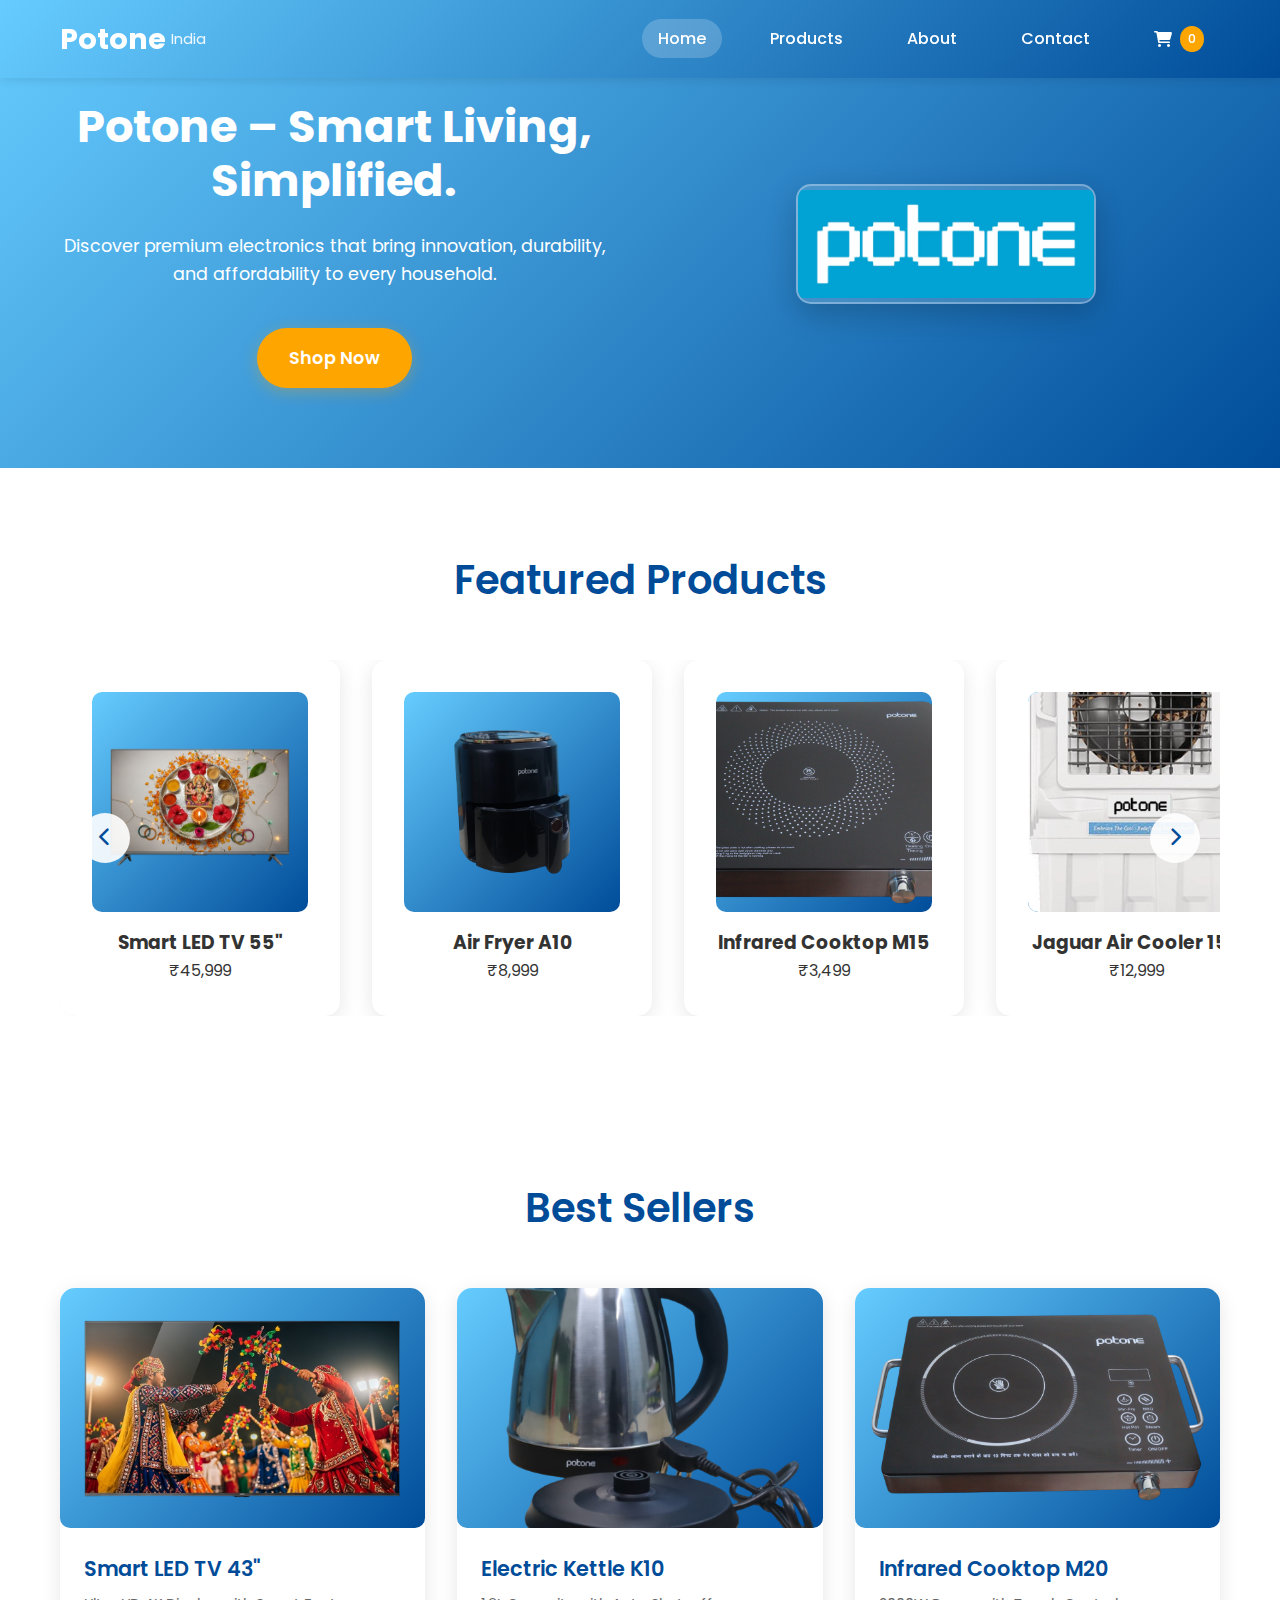
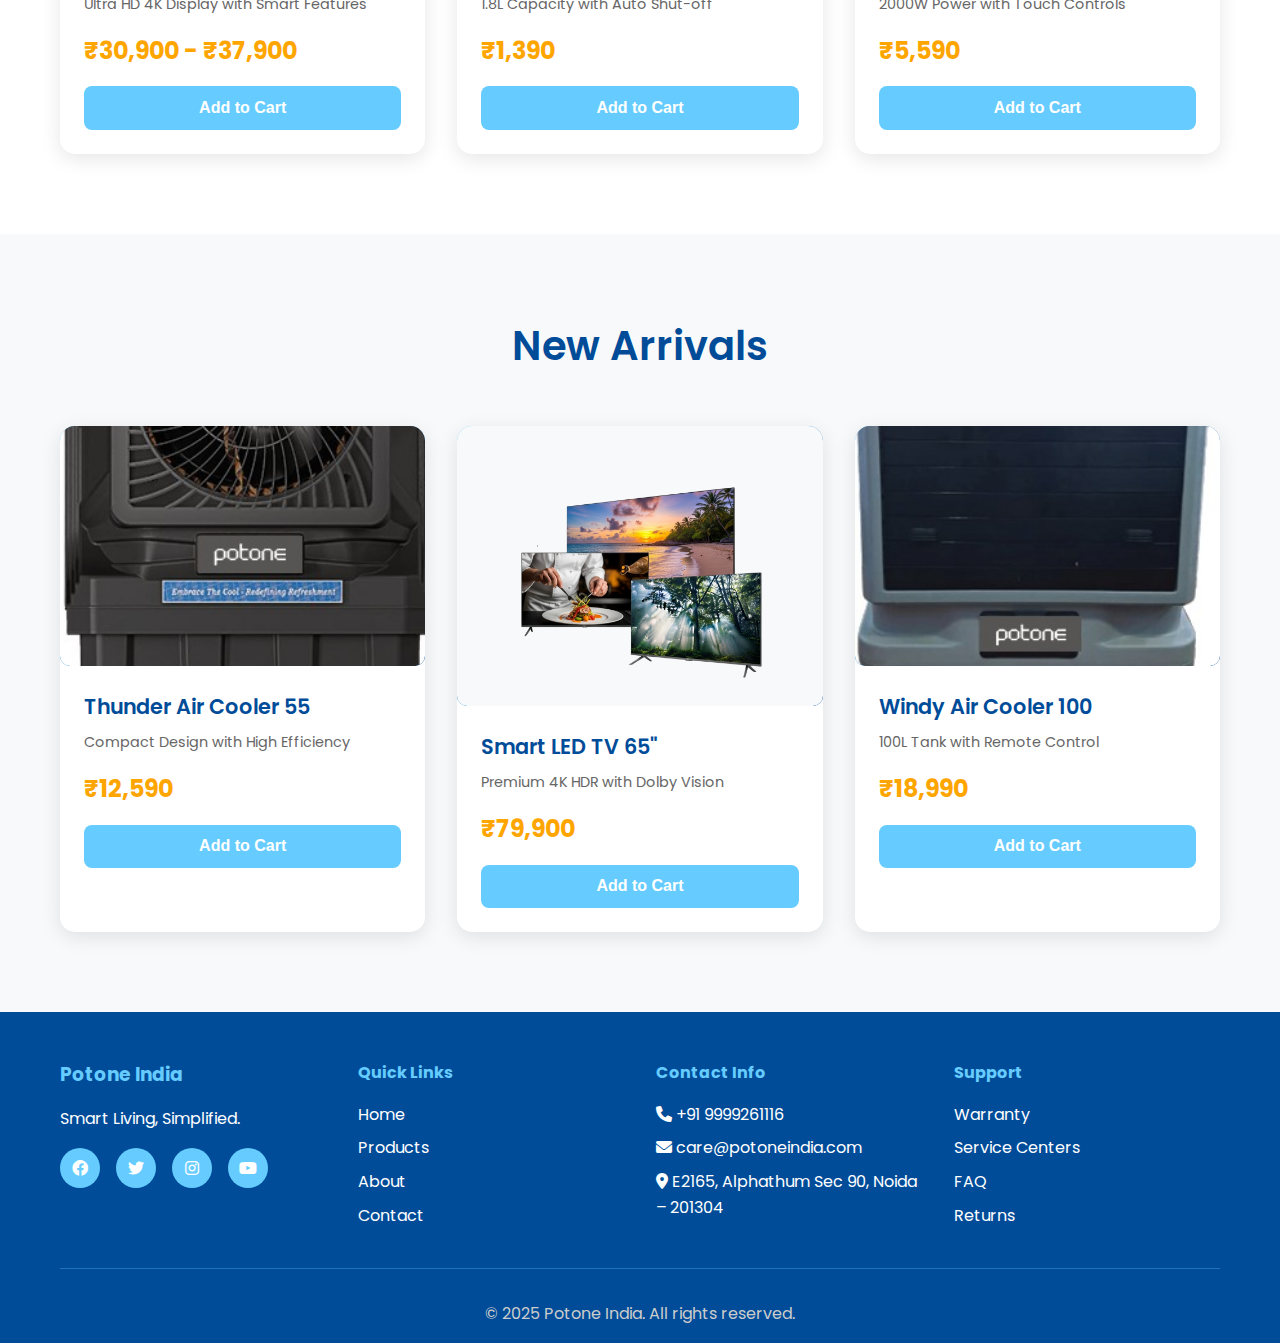
<file: index.html>
<!DOCTYPE html>
<html lang="en">
<head>
    <meta charset="UTF-8">
    <meta name="viewport" content="width=device-width, initial-scale=1.0">
    <title>Potone India - Smart Living, Simplified</title>
    <meta name="description" content="Potone India - Premium electronics brand offering Smart LED TVs, Air Fryers, Electric Kettles, Infrared Cooktops, and Air Coolers">
    <link rel="stylesheet" href="style.css">
    <link href="https://fonts.googleapis.com/css2?family=Poppins:wght@300;400;500;600;700&display=swap" rel="stylesheet">
    <link rel="stylesheet" href="https://cdnjs.cloudflare.com/ajax/libs/font-awesome/6.0.0/css/all.min.css">
</head>
<body>
    <!-- Navigation -->
    <nav class="navbar">
        <div class="nav-container">
            <div class="nav-logo">
                <a href="index.html">
                    <h2>Potone</h2>
                    <span>India</span>
                </a>
            </div>
            <ul class="nav-menu">
                <li><a href="index.html" class="nav-link active">Home</a></li>
                <li><a href="products.html" class="nav-link">Products</a></li>
                <li><a href="about.html" class="nav-link">About</a></li>
                <li><a href="contact.html" class="nav-link">Contact</a></li>
                <li><a href="cart.html" class="nav-link cart-link"><i class="fas fa-shopping-cart"></i> <span class="cart-count">0</span></a></li>
            </ul>
            <div class="hamburger">
                <span class="bar"></span>
                <span class="bar"></span>
                <span class="bar"></span>
            </div>
        </div>
    </nav>

    <!-- Hero Section -->
    <section class="hero">
        <div class="container">
            <div class="hero-wrapper">
                <div class="hero-content">
                    <h1 class="hero-title fade-in">Potone – Smart Living, Simplified.</h1>
                    <p class="hero-subtitle fade-in">Discover premium electronics that bring innovation, durability, and affordability to every household.</p>
                    <div class="hero-actions fade-in">
                        <a href="products.html" class="cta-button">Shop Now</a>
                    </div>
                </div>
                <div class="hero-image fade-in">
                    <!-- ADD IMAGE PATH HERE (Hero Banner - Modern Electronics) -->
                    <div class="product-image">
                            <img src="images/logo.jpg" alt="Potone India Logo">
                        </div>
                    </div>
                </div>
            </div>
        </div>
    </section>

    <!-- Featured Products Carousel -->
    <section class="featured-products">
        <div class="container">
            <h2 class="section-title">Featured Products</h2>
            <div class="carousel-container">
                <div class="carousel">
                    <div class="carousel-item">
                        <!-- ADD IMAGE PATH HERE (Potone 55" Smart TV) -->
                        <div class="product-image">
                            <img src="images/tv55.jpg" alt="Potone 55 inch Smart LED TV">
                        </div>
                        <h3>Smart LED TV 55"</h3>
                        <p>₹45,999</p>
                    </div>
                    <div class="carousel-item">
                        <!-- ADD IMAGE PATH HERE (Potone Air Fryer A10) -->
                        <div class="product-image">
                            <img src="images/airfryer.jpg" alt="Potone Air Fryer AF1500">
                        </div>
                        <h3>Air Fryer A10</h3>
                        <p>₹8,999</p>
                    </div>
                    <div class="carousel-item">
                        <!-- ADD IMAGE PATH HERE (Potone Cooktop M15) -->
                        <div class="product-image">
                            <img src="images/m15.jpg" alt="Potone Infrared Cooktop M15">
                        </div>
                        <h3>Infrared Cooktop M15</h3>
                        <p>₹3,499</p>
                    </div>
                    <div class="carousel-item">
                        <!-- ADD IMAGE PATH HERE (Potone Air Cooler Jaguar 150) -->
                        <div class="product-image">
                            <img src="images/WhatsApp Image 2025-11-13 at 21.20.08_5fc4438b.jpg" alt="Potone Air Cooler">
                        </div>
                        <h3>Jaguar Air Cooler 150</h3>
                        <p>₹12,999</p>
                    </div>
                </div>
                <button class="carousel-btn prev-btn"><i class="fas fa-chevron-left"></i></button>
                <button class="carousel-btn next-btn"><i class="fas fa-chevron-right"></i></button>
            </div>
        </div>
    </section>

    <!-- Best Sellers Section -->
    <section class="best-sellers">
        <div class="container">
            <h2 class="section-title">Best Sellers</h2>
            <div class="products-grid">
                <div class="product-card">
                    <!-- ADD IMAGE PATH HERE (Potone 43" Smart TV) -->
                    <div class="product-image">
                        <img src="images/tv43.jpg" alt="Potone 43 inch Smart LED TV">
                    </div>
                    <div class="product-info">
                        <h3>Smart LED TV 43"</h3>
                        <p>Ultra HD 4K Display with Smart Features</p>
                        <div class="price">₹30,900 - ₹37,900</div>
                        <button class="add-to-cart-btn" data-product="Smart LED TV 43&quot;" data-price="30900">Add to Cart</button>
                    </div>
                </div>
                <div class="product-card">
                    <!-- ADD IMAGE PATH HERE (Potone Electric Kettle K10) -->
                    <div class="product-image">
                        <img src="images/kettle.jpg" alt="Potone Electric Kettle K10">
                    </div>
                    <div class="product-info">
                        <h3>Electric Kettle K10</h3>
                        <p>1.8L Capacity with Auto Shut-off</p>
                        <div class="price">₹1,390</div>
                        <button class="add-to-cart-btn" data-product="Electric Kettle K10" data-price="1390">Add to Cart</button>
                    </div>
                </div>
                <div class="product-card">
                    <!-- ADD IMAGE PATH HERE (Potone Cooktop M20) -->
                    <div class="product-image">
                        <img src="images/m20.jpg" alt="Potone Infrared Cooktop M20">
                    </div>
                    <div class="product-info">
                        <h3>Infrared Cooktop M20</h3>
                        <p>2000W Power with Touch Controls</p>
                        <div class="price">₹5,590</div>
                        <button class="add-to-cart-btn" data-product="Infrared Cooktop M20" data-price="5590">Add to Cart</button>
                    </div>
                </div>
            </div>
        </div>
    </section>

    <!-- New Arrivals Section -->
    <section class="new-arrivals">
        <div class="container">
            <h2 class="section-title">New Arrivals</h2>
            <div class="products-grid">
                <div class="product-card">
                    <!-- ADD IMAGE PATH HERE (Potone Air Cooler Thunder 55) -->
                    <div class="product-image">
                        <img src="images/WhatsApp Image 2025-11-13 at 21.24.54_63788edb.jpg" alt="Potone Air Cooler Thunder 55">
                    </div>
                    <div class="product-info">
                        <h3>Thunder Air Cooler 55</h3>
                        <p>Compact Design with High Efficiency</p>
                        <div class="price">₹12,590</div>
                        <button class="add-to-cart-btn" data-product="Thunder Air Cooler 55" data-price="12590">Add to Cart</button>
                    </div>
                </div>
                <div class="product-card">
                    <!-- ADD IMAGE PATH HERE (Potone 65" Smart TV) -->
                    <div class="product-image">
                        <img src="images/tv.jpg" alt="Potone 65 inch Smart LED TV">
                    </div>
                    <div class="product-info">
                        <h3>Smart LED TV 65"</h3>
                        <p>Premium 4K HDR with Dolby Vision</p>
                        <div class="price">₹79,900</div>
                        <button class="add-to-cart-btn" data-product="Smart LED TV 65&quot;" data-price="79900">Add to Cart</button>
                    </div>
                </div>
                <div class="product-card">
                    <!-- ADD IMAGE PATH HERE (Potone Air Cooler Windy 100) -->
                    <div class="product-image">
                        <img src="images/WhatsApp Image 2025-11-13 at 21.29.04_dd07e17f.jpg" alt="Potone Air Cooler Windy 100">
                    </div>
                    <div class="product-info">
                        <h3>Windy Air Cooler 100</h3>
                        <p>100L Tank with Remote Control</p>
                        <div class="price">₹18,990</div>
                        <button class="add-to-cart-btn" data-product="Windy Air Cooler 100" data-price="18990">Add to Cart</button>
                    </div>
                </div>
            </div>
        </div>
    </section>


    <!-- Footer -->
    <footer class="footer">
        <div class="container">
            <div class="footer-content">
                <div class="footer-section">
                    <h3>Potone India</h3>
                    <p>Smart Living, Simplified.</p>
                    <div class="social-icons">
                        <a href="#"><i class="fab fa-facebook"></i></a>
                        <a href="#"><i class="fab fa-twitter"></i></a>
                        <a href="#"><i class="fab fa-instagram"></i></a>
                        <a href="#"><i class="fab fa-youtube"></i></a>
                    </div>
                </div>
                <div class="footer-section">
                    <h4>Quick Links</h4>
                    <ul>
                        <li><a href="index.html">Home</a></li>
                        <li><a href="products.html">Products</a></li>
                        <li><a href="about.html">About</a></li>
                        <li><a href="contact.html">Contact</a></li>
                    </ul>
                </div>
                <div class="footer-section">
                    <h4>Contact Info</h4>
                    <p><i class="fas fa-phone"></i> +91 9999261116</p>
                    <p><i class="fas fa-envelope"></i> care@potoneindia.com</p>
                    <p><i class="fas fa-map-marker-alt"></i> E2165, Alphathum Sec 90, Noida – 201304</p>
                </div>
                <div class="footer-section">
                    <h4>Support</h4>
                    <ul>
                        <li><a href="#">Warranty</a></li>
                        <li><a href="#">Service Centers</a></li>
                        <li><a href="#">FAQ</a></li>
                        <li><a href="#">Returns</a></li>
                    </ul>
                </div>
            </div>
            <div class="footer-bottom">
                <p>&copy; 2025 Potone India. All rights reserved.</p>
            </div>
        </div>
    </footer>

    <script src="script.js"></script>
</body>
</html>
</file>
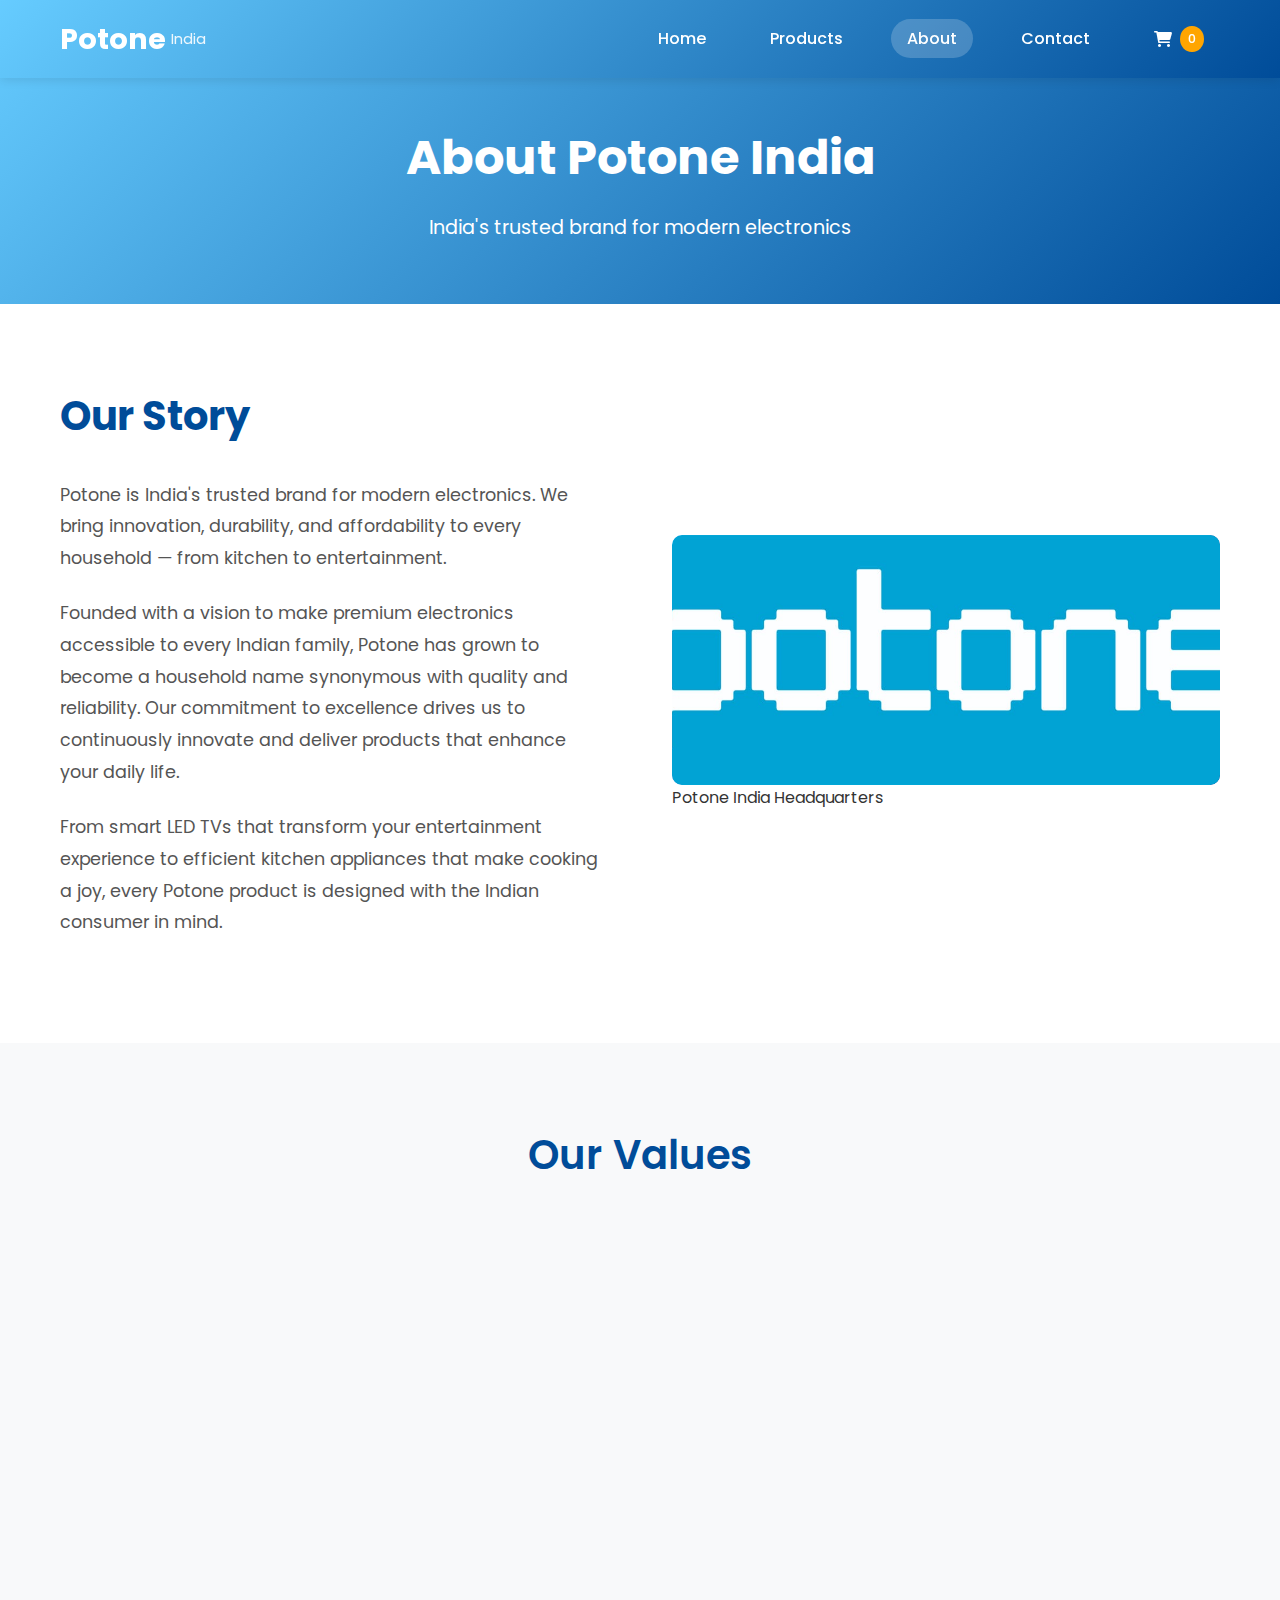
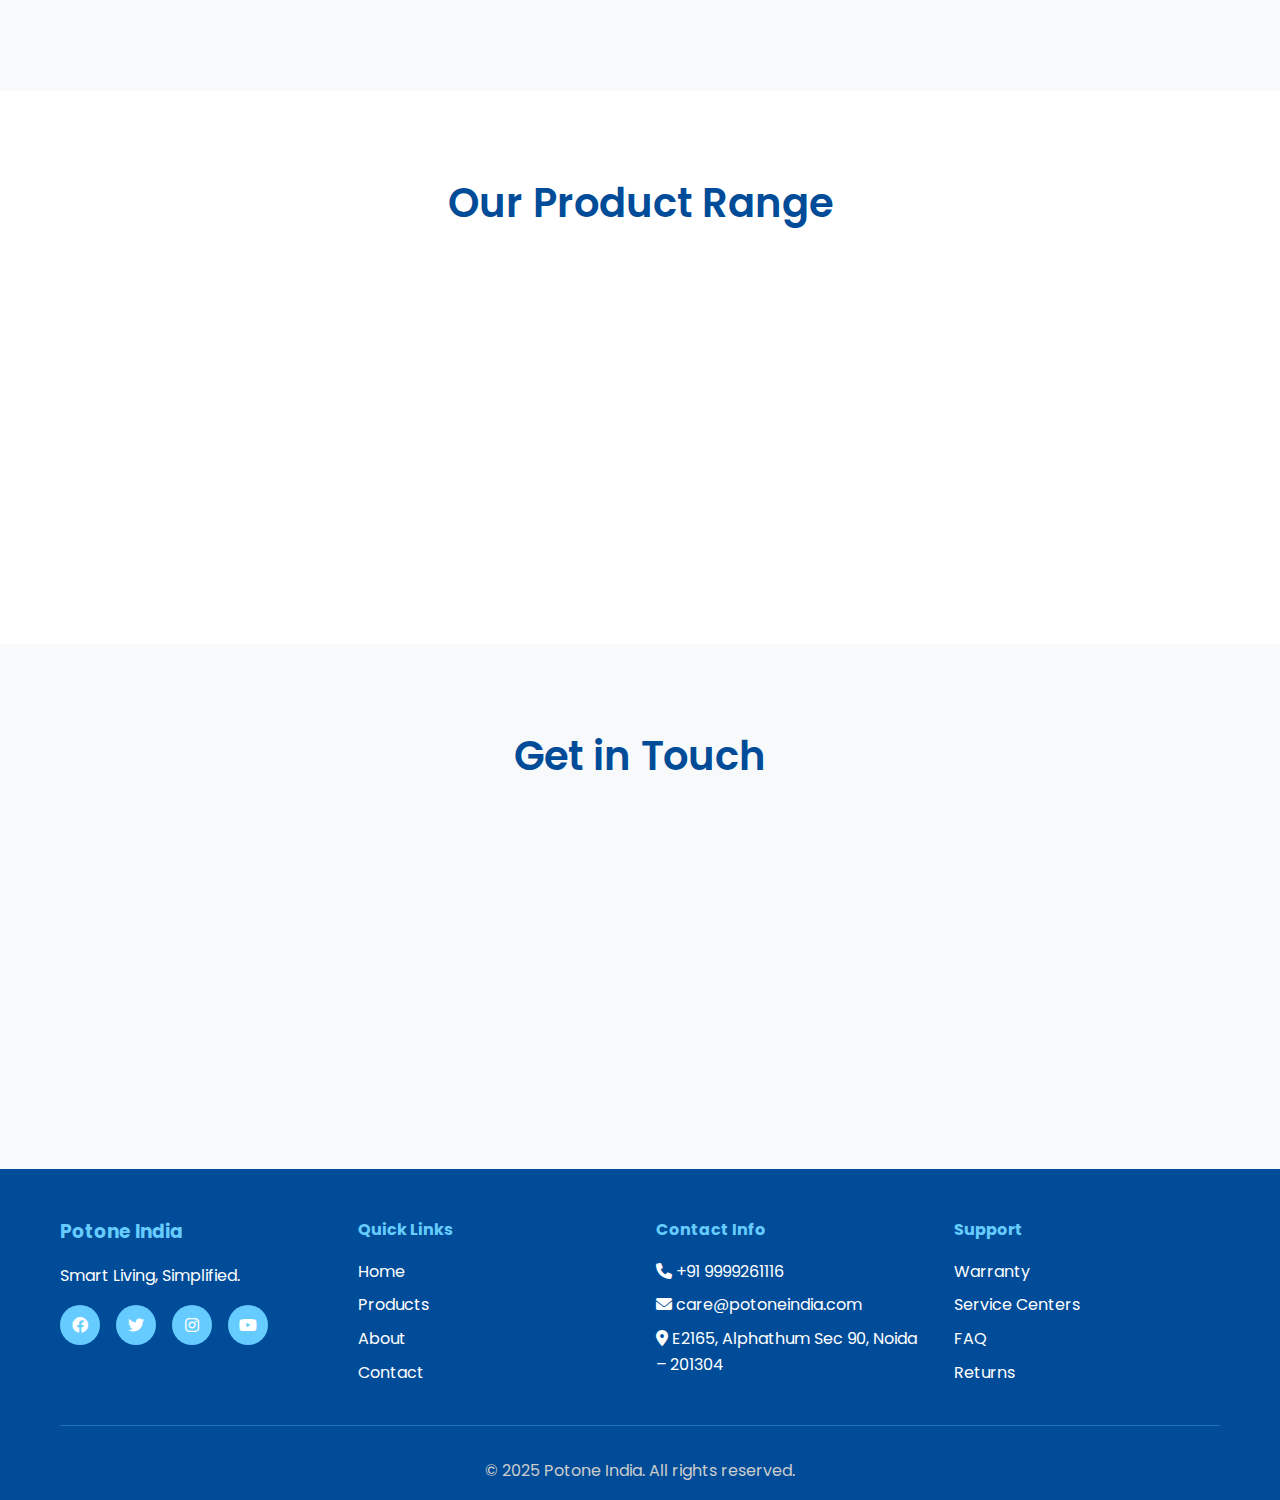
<file: about.html>
<!DOCTYPE html>
<html lang="en">
<head>
    <meta charset="UTF-8">
    <meta name="viewport" content="width=device-width, initial-scale=1.0">
    <title>About Us - Potone India</title>
    <meta name="description" content="Learn about Potone India - India's trusted brand for modern electronics bringing innovation, durability, and affordability to every household.">
    <link rel="stylesheet" href="style.css">
    <link href="https://fonts.googleapis.com/css2?family=Poppins:wght@300;400;500;600;700&display=swap" rel="stylesheet">
    <link rel="stylesheet" href="https://cdnjs.cloudflare.com/ajax/libs/font-awesome/6.0.0/css/all.min.css">
</head>
<body>
    <!-- Navigation -->
    <nav class="navbar">
        <div class="nav-container">
            <div class="nav-logo">
                <a href="index.html">
                    <h2>Potone</h2>
                    <span>India</span>
                </a>
            </div>
            <ul class="nav-menu">
                <li><a href="index.html" class="nav-link">Home</a></li>
                <li><a href="products.html" class="nav-link">Products</a></li>
                <li><a href="about.html" class="nav-link active">About</a></li>
                <li><a href="contact.html" class="nav-link">Contact</a></li>
                <li><a href="cart.html" class="nav-link cart-link"><i class="fas fa-shopping-cart"></i> <span class="cart-count">0</span></a></li>
            </ul>
            <div class="hamburger">
                <span class="bar"></span>
                <span class="bar"></span>
                <span class="bar"></span>
            </div>
        </div>
    </nav>

    <!-- About Hero Section -->
    <section class="page-hero">
        <div class="container">
            <h1 class="page-title fade-in">About Potone India</h1>
            <p class="page-subtitle fade-in">India's trusted brand for modern electronics</p>
        </div>
    </section>

    <!-- About Content -->
    <section class="about-content">
        <div class="container">
            <div class="about-grid">
                <div class="about-text fade-in">
                    <h2>Our Story</h2>
                    <p>Potone is India's trusted brand for modern electronics. We bring innovation, durability, and affordability to every household — from kitchen to entertainment.</p>
                    <p>Founded with a vision to make premium electronics accessible to every Indian family, Potone has grown to become a household name synonymous with quality and reliability. Our commitment to excellence drives us to continuously innovate and deliver products that enhance your daily life.</p>
                    <p>From smart LED TVs that transform your entertainment experience to efficient kitchen appliances that make cooking a joy, every Potone product is designed with the Indian consumer in mind.</p>
                </div>
                <div class="about-image fade-in">
                    <!-- ADD IMAGE PATH HERE (About Us - Company Image) -->
                    <div class="product-image">
                        <img src="images/logo.jpg" alt="Potone India Logo">
                                            </div>
                    <p>Potone India Headquarters</p>
                </div>
            </div>
        </div>
    </section>

    <!-- Values Section -->
    <section class="values-section">
        <div class="container">
            <h2 class="section-title">Our Values</h2>
            <div class="values-grid">
                <div class="value-card fade-in">
                    <div class="value-icon">
                        <i class="fas fa-lightbulb"></i>
                    </div>
                    <h3>Innovation</h3>
                    <p>Continuously pushing boundaries to bring you the latest technology and smart features in every product.</p>
                </div>
                <div class="value-card fade-in">
                    <div class="value-icon">
                        <i class="fas fa-shield-alt"></i>
                    </div>
                    <h3>Quality</h3>
                    <p>Rigorous testing and premium materials ensure every Potone product meets the highest standards of durability.</p>
                </div>
                <div class="value-card fade-in">
                    <div class="value-icon">
                        <i class="fas fa-heart"></i>
                    </div>
                    <h3>Customer First</h3>
                    <p>Your satisfaction is our priority. We design products that truly enhance your lifestyle and daily experiences.</p>
                </div>
                <div class="value-card fade-in">
                    <div class="value-icon">
                        <i class="fas fa-rupee-sign"></i>
                    </div>
                    <h3>Affordability</h3>
                    <p>Premium quality doesn't have to come at a premium price. We make excellence accessible to everyone.</p>
                </div>
            </div>
        </div>
    </section>

    <!-- Product Categories -->
    <section class="product-categories">
        <div class="container">
            <h2 class="section-title">Our Product Range</h2>
            <div class="categories-grid">
                <div class="category-card fade-in">
                    <div class="category-icon">
                                            </div>
                    <h3>Smart LED TVs</h3>
                    <p>32", 43", 55", 65" - Ultra HD displays with smart features</p>
                </div>
                <div class="category-card fade-in">
                    <div class="category-icon">
                                            </div>
                    <h3>Air Fryer</h3>
                    <p>A10 Model - Healthy cooking with advanced air circulation</p>
                </div>
                <div class="category-card fade-in">
                    <div class="category-icon">
                                            </div>
                    <h3>Electric Kettle</h3>
                    <p>K10 Model - Fast boiling with safety features</p>
                </div>
                <div class="category-card fade-in">
                    <div class="category-icon">
                                            </div>
                    <h3>Infrared Cooktops</h3>
                    <p>M10, M15, M20 - Efficient and precise cooking</p>
                </div>
                <div class="category-card fade-in">
                    <div class="category-icon">
                                            </div>
                    <h3>Air Coolers</h3>
                    <p>Multiple models for every room size and need</p>
                </div>
            </div>
        </div>
    </section>

    <!-- Contact Information -->
    <section class="contact-info-section">
        <div class="container">
            <h2 class="section-title">Get in Touch</h2>
            <div class="contact-info-grid">
                <div class="contact-card fade-in">
                    <div class="contact-icon">
                        <i class="fas fa-phone"></i>
                    </div>
                    <h3>Call Us</h3>
                    <p>+91 9999261116</p>
                    <p>Mon-Sat: 9 AM - 6 PM</p>
                </div>
                <div class="contact-card fade-in">
                    <div class="contact-icon">
                        <i class="fas fa-envelope"></i>
                    </div>
                    <h3>Email Us</h3>
                    <p>care@potoneindia.com</p>
                    <p>We respond within 24 hours</p>
                </div>
                <div class="contact-card fade-in">
                    <div class="contact-icon">
                        <i class="fas fa-map-marker-alt"></i>
                    </div>
                    <h3>Visit Us</h3>
                    <p>E2165, Alphathum Sec 90</p>
                    <p>Noida – 201304</p>
                </div>
            </div>
        </div>
    </section>

    <!-- Footer -->
    <footer class="footer">
        <div class="container">
            <div class="footer-content">
                <div class="footer-section">
                    <h3>Potone India</h3>
                    <p>Smart Living, Simplified.</p>
                    <div class="social-icons">
                        <a href="#"><i class="fab fa-facebook"></i></a>
                        <a href="#"><i class="fab fa-twitter"></i></a>
                        <a href="#"><i class="fab fa-instagram"></i></a>
                        <a href="#"><i class="fab fa-youtube"></i></a>
                    </div>
                </div>
                <div class="footer-section">
                    <h4>Quick Links</h4>
                    <ul>
                        <li><a href="index.html">Home</a></li>
                        <li><a href="products.html">Products</a></li>
                        <li><a href="about.html">About</a></li>
                        <li><a href="contact.html">Contact</a></li>
                    </ul>
                </div>
                <div class="footer-section">
                    <h4>Contact Info</h4>
                    <p><i class="fas fa-phone"></i> +91 9999261116</p>
                    <p><i class="fas fa-envelope"></i> care@potoneindia.com</p>
                    <p><i class="fas fa-map-marker-alt"></i> E2165, Alphathum Sec 90, Noida – 201304</p>
                </div>
                <div class="footer-section">
                    <h4>Support</h4>
                    <ul>
                        <li><a href="#">Warranty</a></li>
                        <li><a href="#">Service Centers</a></li>
                        <li><a href="#">FAQ</a></li>
                        <li><a href="#">Returns</a></li>
                    </ul>
                </div>
            </div>
            <div class="footer-bottom">
                <p>&copy; 2025 Potone India. All rights reserved.</p>
            </div>
        </div>
    </footer>

    <script src="script.js"></script>
</body>
</html>
</file>
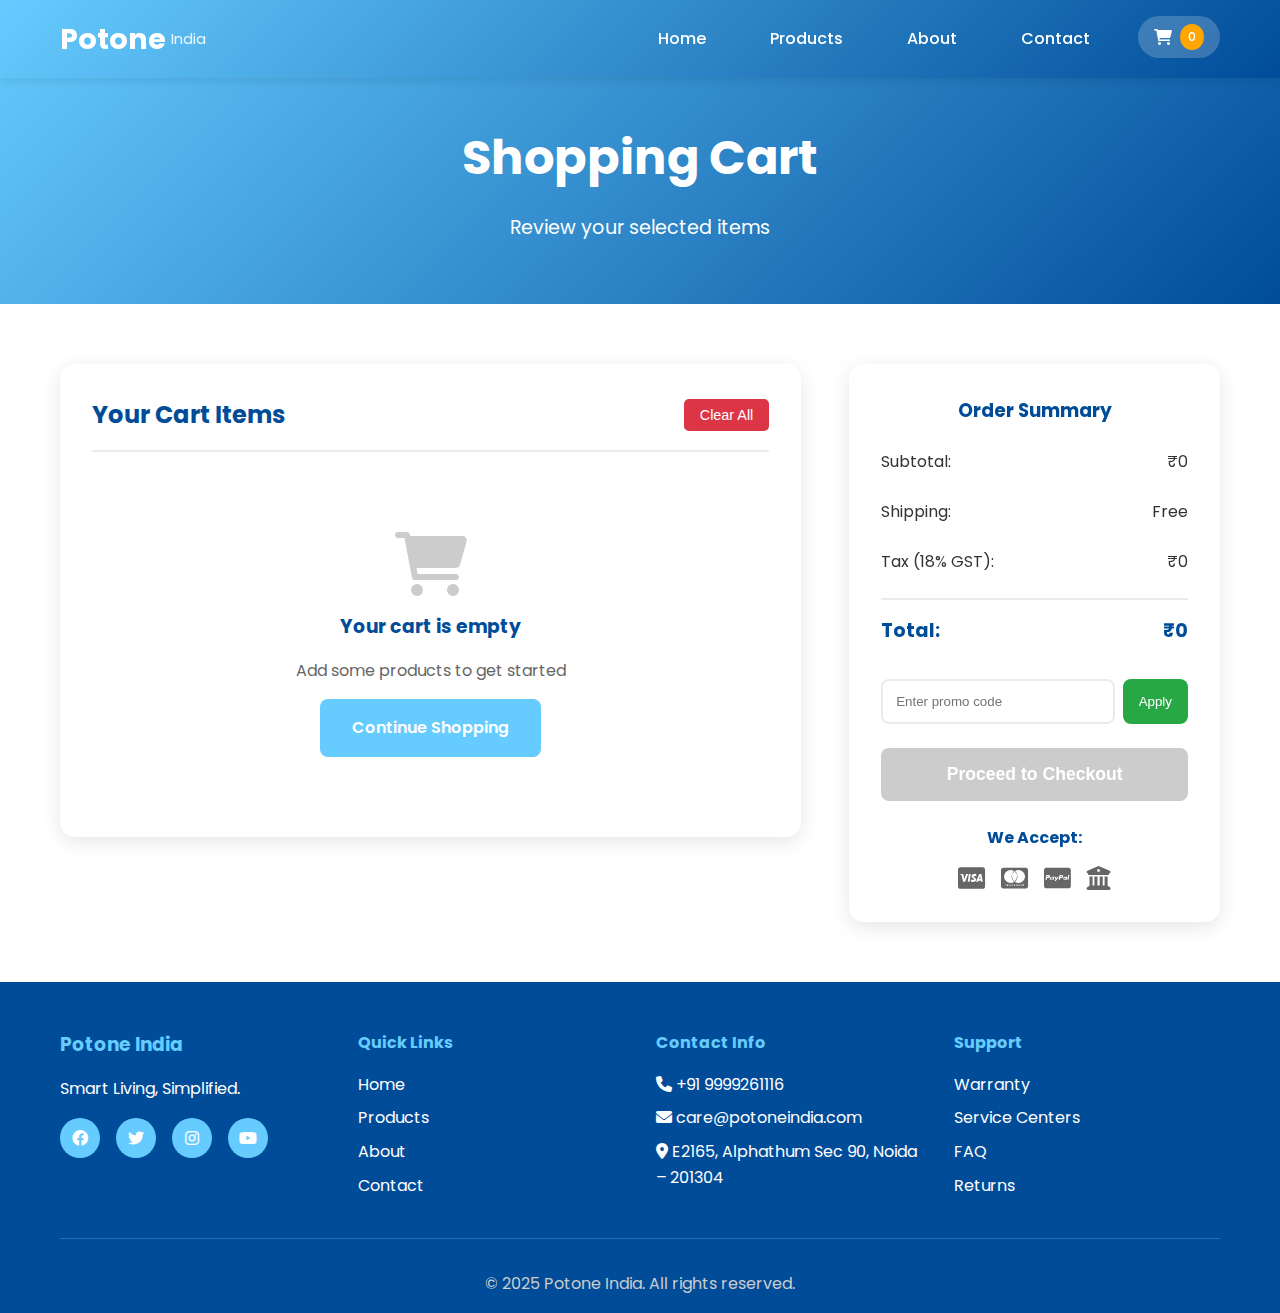
<file: cart.html>
<!DOCTYPE html>
<html lang="en">
<head>
    <meta charset="UTF-8">
    <meta name="viewport" content="width=device-width, initial-scale=1.0">
    <title>Shopping Cart - Potone India</title>
    <meta name="description" content="Review your selected products and proceed to checkout">
    <link rel="stylesheet" href="style.css">
    <link href="https://fonts.googleapis.com/css2?family=Poppins:wght@300;400;500;600;700&display=swap" rel="stylesheet">
    <link rel="stylesheet" href="https://cdnjs.cloudflare.com/ajax/libs/font-awesome/6.0.0/css/all.min.css">
</head>
<body>
    <!-- Navigation -->
    <nav class="navbar">
        <div class="nav-container">
            <div class="nav-logo">
                <a href="index.html">
                    <h2>Potone</h2>
                    <span>India</span>
                </a>
            </div>
            <ul class="nav-menu">
                <li><a href="index.html" class="nav-link">Home</a></li>
                <li><a href="products.html" class="nav-link">Products</a></li>
                <li><a href="about.html" class="nav-link">About</a></li>
                <li><a href="contact.html" class="nav-link">Contact</a></li>
                <li><a href="cart.html" class="nav-link cart-link active"><i class="fas fa-shopping-cart"></i> <span class="cart-count">0</span></a></li>
            </ul>
            <div class="hamburger">
                <span class="bar"></span>
                <span class="bar"></span>
                <span class="bar"></span>
            </div>
        </div>
    </nav>

    <!-- Cart Hero Section -->
    <section class="page-hero">
        <div class="container">
            <h1 class="page-title fade-in">Shopping Cart</h1>
            <p class="page-subtitle fade-in">Review your selected items</p>
        </div>
    </section>

    <!-- Cart Content -->
    <section class="cart-section">
        <div class="container">
            <div class="cart-container">
                <!-- Cart Items -->
                <div class="cart-items">
                    <div class="cart-header">
                        <h2>Your Cart Items</h2>
                        <button class="clear-cart-btn" id="clear-cart">Clear All</button>
                    </div>
                    
                    <div id="cart-items-container">
                        <!-- Empty cart message -->
                        <div class="empty-cart" id="empty-cart">
                            <i class="fas fa-shopping-cart"></i>
                            <h3>Your cart is empty</h3>
                            <p>Add some products to get started</p>
                            <a href="products.html" class="continue-shopping-btn">Continue Shopping</a>
                        </div>
                        
                        <!-- Cart items will be dynamically added here -->
                    </div>
                </div>

                <!-- Cart Summary -->
                <div class="cart-summary">
                    <div class="summary-card">
                        <h3>Order Summary</h3>
                        
                        <div class="summary-row">
                            <span>Subtotal:</span>
                            <span id="subtotal">₹0</span>
                        </div>
                        
                        <div class="summary-row">
                            <span>Shipping:</span>
                            <span id="shipping">Free</span>
                        </div>
                        
                        <div class="summary-row">
                            <span>Tax (18% GST):</span>
                            <span id="tax">₹0</span>
                        </div>
                        
                        <div class="summary-row total">
                            <span>Total:</span>
                            <span id="total">₹0</span>
                        </div>
                        
                        <div class="promo-code">
                            <input type="text" placeholder="Enter promo code" id="promo-input">
                            <button class="apply-promo-btn" id="apply-promo">Apply</button>
                        </div>
                        
                        <button class="checkout-btn" id="checkout-btn" disabled>Proceed to Checkout</button>
                        
                        <div class="payment-methods">
                            <h4>We Accept:</h4>
                            <div class="payment-icons">
                                <i class="fab fa-cc-visa"></i>
                                <i class="fab fa-cc-mastercard"></i>
                                <i class="fab fa-cc-paypal"></i>
                                <i class="fas fa-university"></i>
                            </div>
                        </div>
                    </div>
                </div>
            </div>
        </div>
    </section>

    <!-- Checkout Modal -->
    <div class="modal" id="checkout-modal">
        <div class="modal-content">
            <div class="modal-header">
                <h2>Checkout</h2>
                <span class="close-modal">&times;</span>
            </div>
            
            <form class="checkout-form" id="checkout-form">
                <div class="form-section">
                    <h3>Shipping Information</h3>
                    <div class="form-row">
                        <div class="form-group">
                            <label for="first-name">First Name *</label>
                            <input type="text" id="first-name" name="firstName" required>
                        </div>
                        <div class="form-group">
                            <label for="last-name">Last Name *</label>
                            <input type="text" id="last-name" name="lastName" required>
                        </div>
                    </div>
                    
                    <div class="form-group">
                        <label for="email">Email Address *</label>
                        <input type="email" id="email" name="email" required>
                    </div>
                    
                    <div class="form-group">
                        <label for="phone">Phone Number *</label>
                        <input type="tel" id="phone" name="phone" required>
                    </div>
                    
                    <div class="form-group">
                        <label for="address">Street Address *</label>
                        <textarea id="address" name="address" rows="3" required></textarea>
                    </div>
                    
                    <div class="form-row">
                        <div class="form-group">
                            <label for="city">City *</label>
                            <input type="text" id="city" name="city" required>
                        </div>
                        <div class="form-group">
                            <label for="state">State *</label>
                            <input type="text" id="state" name="state" required>
                        </div>
                        <div class="form-group">
                            <label for="pincode">Pincode *</label>
                            <input type="text" id="pincode" name="pincode" required>
                        </div>
                    </div>
                </div>
                
                <div class="form-section">
                    <h3>Payment Method</h3>
                    <div class="payment-options">
                        <label class="payment-option">
                            <input type="radio" name="payment" value="cod" checked>
                            <span class="checkmark"></span>
                            <div class="payment-info">
                                <strong>Cash on Delivery</strong>
                                <p>Pay when you receive your order</p>
                            </div>
                        </label>
                        
                        <label class="payment-option">
                            <input type="radio" name="payment" value="card">
                            <span class="checkmark"></span>
                            <div class="payment-info">
                                <strong>Credit/Debit Card</strong>
                                <p>Secure payment with your card</p>
                            </div>
                        </label>
                        
                        <label class="payment-option">
                            <input type="radio" name="payment" value="upi">
                            <span class="checkmark"></span>
                            <div class="payment-info">
                                <strong>UPI Payment</strong>
                                <p>Pay using UPI apps</p>
                            </div>
                        </label>
                        
                        <label class="payment-option">
                            <input type="radio" name="payment" value="netbanking">
                            <span class="checkmark"></span>
                            <div class="payment-info">
                                <strong>Net Banking</strong>
                                <p>Pay through your bank account</p>
                            </div>
                        </label>
                    </div>
                </div>
                
                <div class="form-section">
                    <div class="order-summary-checkout">
                        <h3>Order Summary</h3>
                        <div class="checkout-total">
                            <span>Total Amount: </span>
                            <span id="checkout-total">₹0</span>
                        </div>
                    </div>
                </div>
                
                <div class="form-actions">
                    <button type="button" class="cancel-btn" id="cancel-checkout">Cancel</button>
                    <button type="submit" class="place-order-btn">Place Order</button>
                </div>
            </form>
        </div>
    </div>

    <!-- Success Modal -->
    <div class="modal" id="success-modal">
        <div class="modal-content success-content">
            <div class="success-icon">
                <i class="fas fa-check-circle"></i>
            </div>
            <h2>Order Placed Successfully!</h2>
            <p>Thank you for your purchase. Your order has been confirmed.</p>
            <p><strong>Order ID:</strong> <span id="order-id"></span></p>
            <p>You will receive a confirmation email shortly.</p>
            <button class="continue-shopping-btn" onclick="window.location.href='index.html'">Continue Shopping</button>
        </div>
    </div>

    <!-- Footer -->
    <footer class="footer">
        <div class="container">
            <div class="footer-content">
                <div class="footer-section">
                    <h3>Potone India</h3>
                    <p>Smart Living, Simplified.</p>
                    <div class="social-icons">
                        <a href="#"><i class="fab fa-facebook"></i></a>
                        <a href="#"><i class="fab fa-twitter"></i></a>
                        <a href="#"><i class="fab fa-instagram"></i></a>
                        <a href="#"><i class="fab fa-youtube"></i></a>
                    </div>
                </div>
                <div class="footer-section">
                    <h4>Quick Links</h4>
                    <ul>
                        <li><a href="index.html">Home</a></li>
                        <li><a href="products.html">Products</a></li>
                        <li><a href="about.html">About</a></li>
                        <li><a href="contact.html">Contact</a></li>
                    </ul>
                </div>
                <div class="footer-section">
                    <h4>Contact Info</h4>
                    <p><i class="fas fa-phone"></i> +91 9999261116</p>
                    <p><i class="fas fa-envelope"></i> care@potoneindia.com</p>
                    <p><i class="fas fa-map-marker-alt"></i> E2165, Alphathum Sec 90, Noida – 201304</p>
                </div>
                <div class="footer-section">
                    <h4>Support</h4>
                    <ul>
                        <li><a href="#">Warranty</a></li>
                        <li><a href="#">Service Centers</a></li>
                        <li><a href="#">FAQ</a></li>
                        <li><a href="#">Returns</a></li>
                    </ul>
                </div>
            </div>
            <div class="footer-bottom">
                <p>&copy; 2025 Potone India. All rights reserved.</p>
            </div>
        </div>
    </footer>

    <script src="script.js"></script>
</body>
</html>
</file>
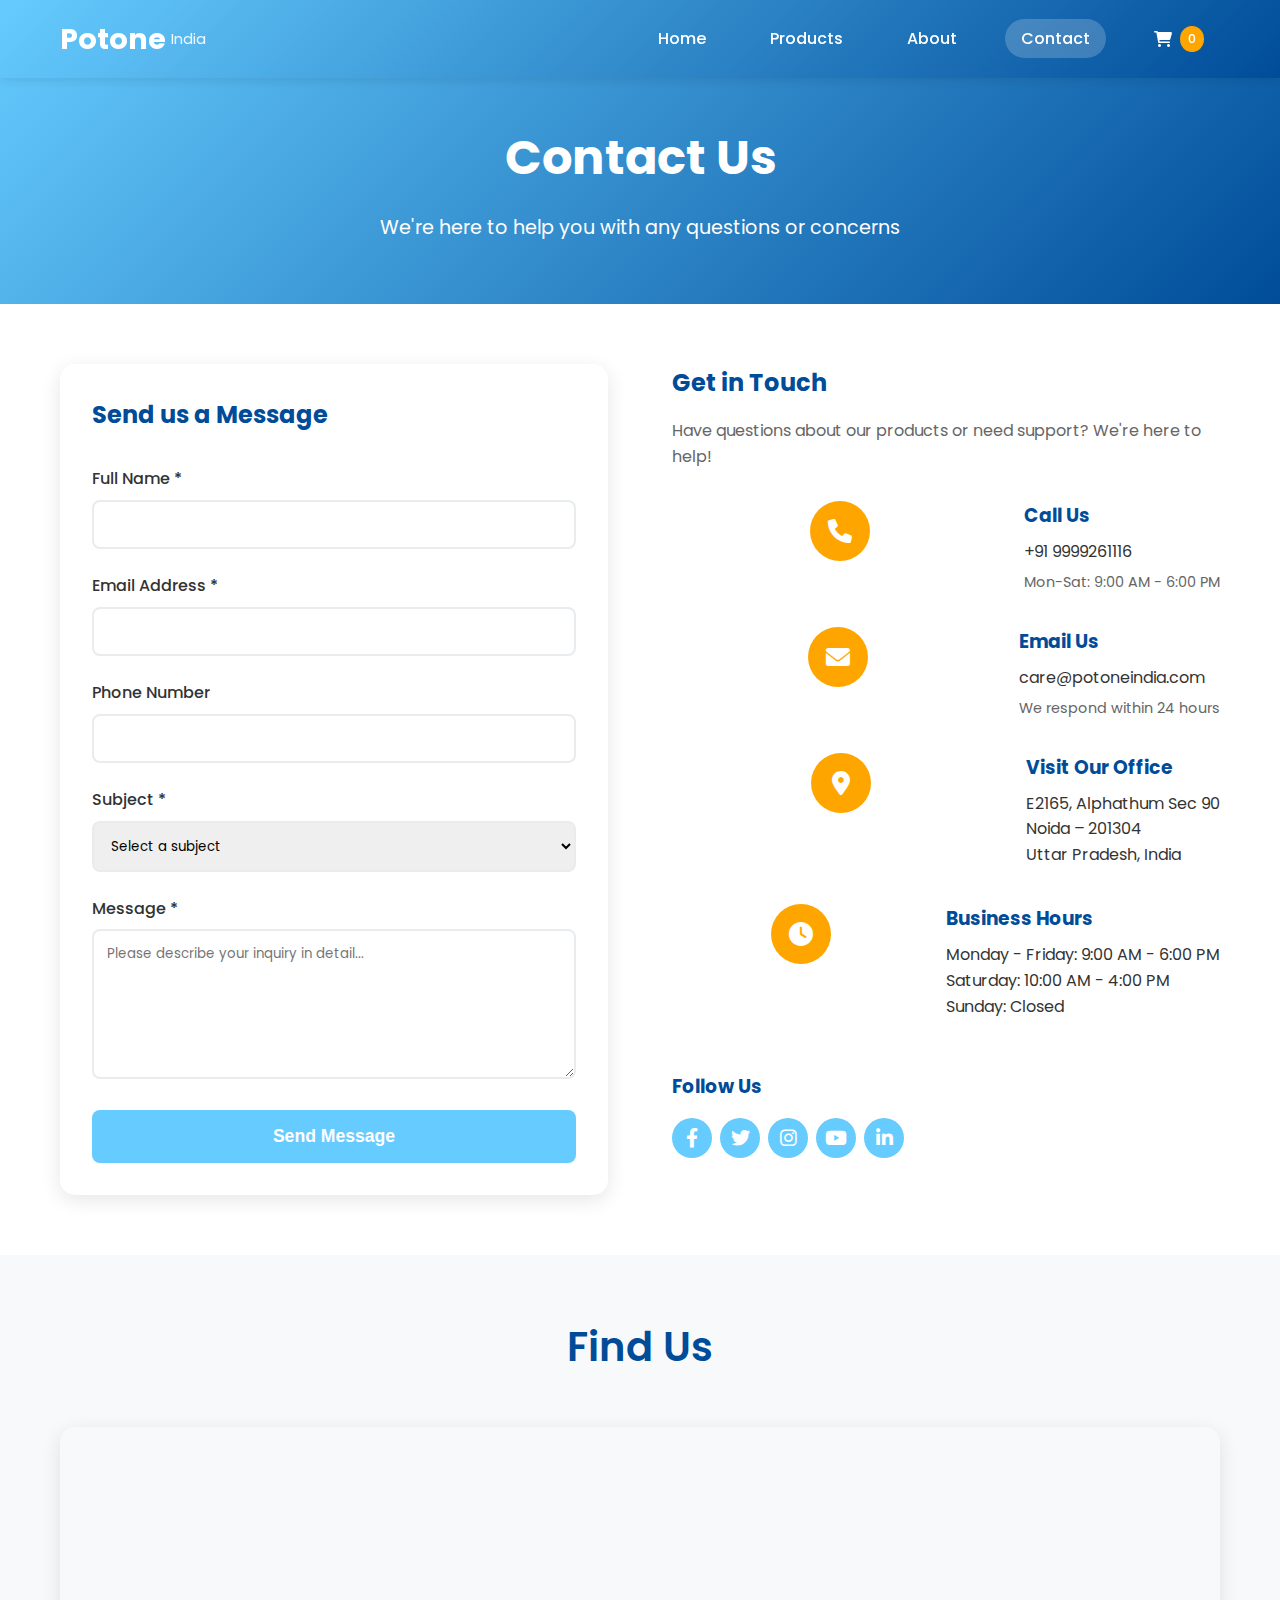
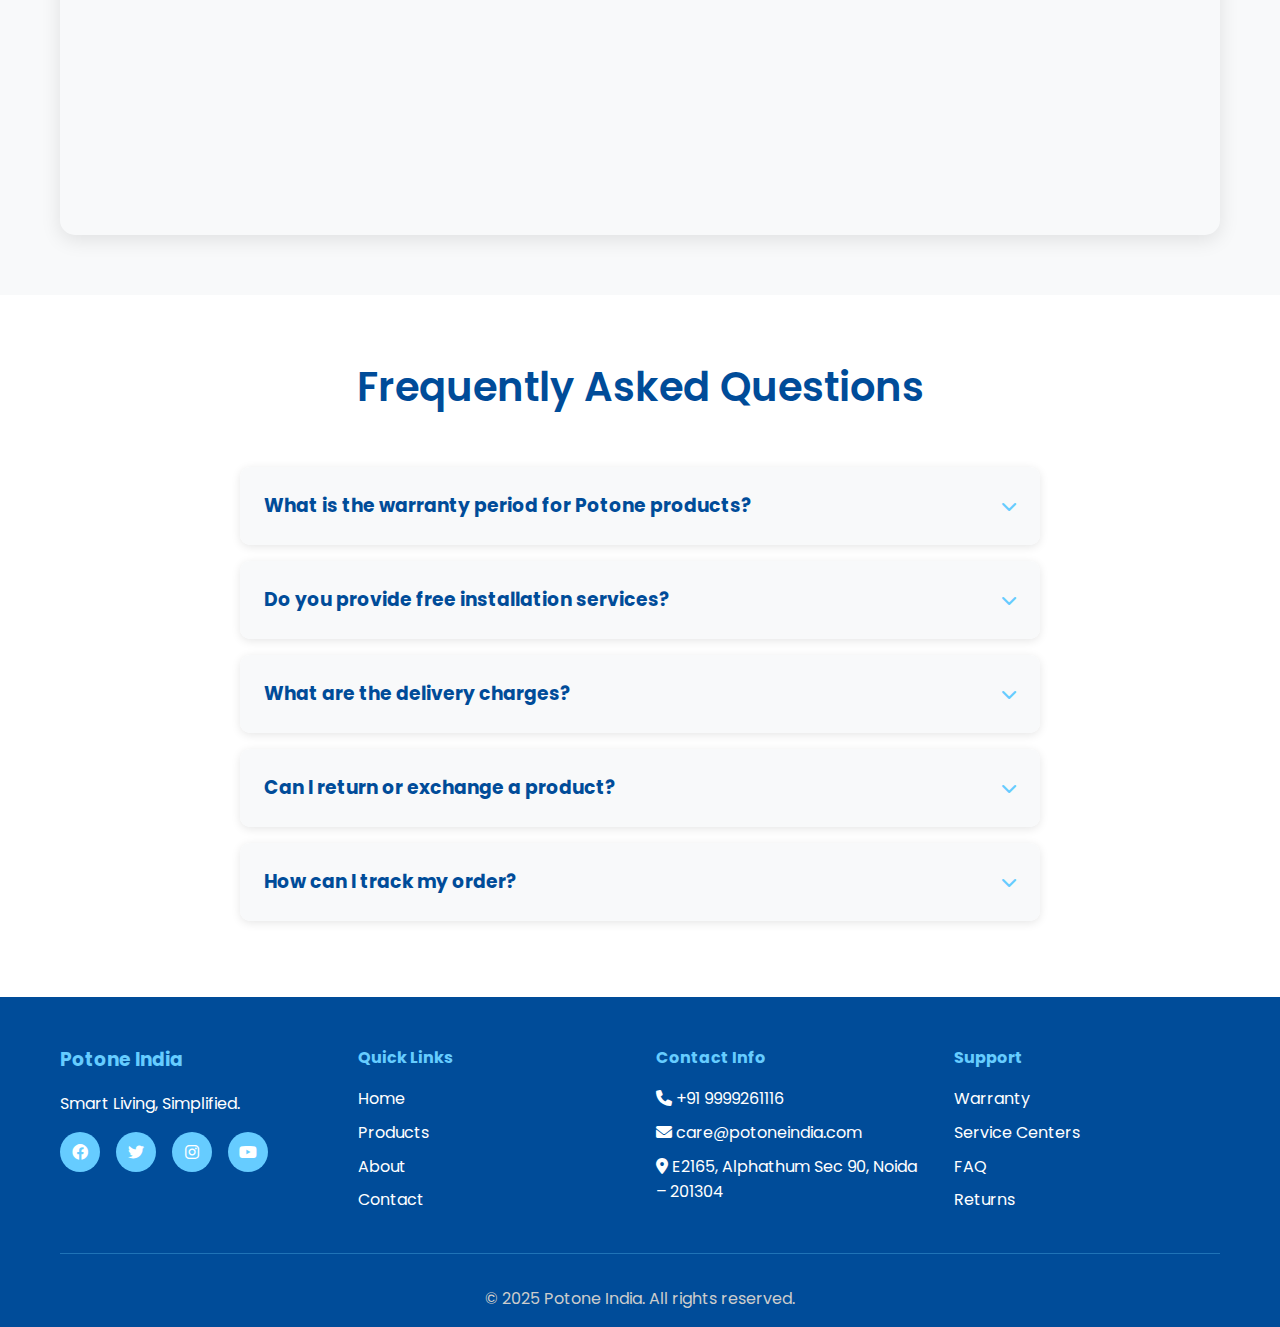
<file: contact.html>
<!DOCTYPE html>
<html lang="en">
<head>
    <meta charset="UTF-8">
    <meta name="viewport" content="width=device-width, initial-scale=1.0">
    <title>Contact Us - Potone India</title>
    <meta name="description" content="Get in touch with Potone India. Contact us for support, inquiries, or feedback.">
    <link rel="stylesheet" href="style.css">
    <link href="https://fonts.googleapis.com/css2?family=Poppins:wght@300;400;500;600;700&display=swap" rel="stylesheet">
    <link rel="stylesheet" href="https://cdnjs.cloudflare.com/ajax/libs/font-awesome/6.0.0/css/all.min.css">
</head>
<body>
    <!-- Navigation -->
    <nav class="navbar">
        <div class="nav-container">
            <div class="nav-logo">
                <a href="index.html">
                    <h2>Potone</h2>
                    <span>India</span>
                </a>
            </div>
            <ul class="nav-menu">
                <li><a href="index.html" class="nav-link">Home</a></li>
                <li><a href="products.html" class="nav-link">Products</a></li>
                <li><a href="about.html" class="nav-link">About</a></li>
                <li><a href="contact.html" class="nav-link active">Contact</a></li>
                <li><a href="cart.html" class="nav-link cart-link"><i class="fas fa-shopping-cart"></i> <span class="cart-count">0</span></a></li>
            </ul>
            <div class="hamburger">
                <span class="bar"></span>
                <span class="bar"></span>
                <span class="bar"></span>
            </div>
        </div>
    </nav>

    <!-- Contact Hero Section -->
    <section class="page-hero">
        <div class="container">
            <h1 class="page-title fade-in">Contact Us</h1>
            <p class="page-subtitle fade-in">We're here to help you with any questions or concerns</p>
        </div>
    </section>

    <!-- Contact Content -->
    <section class="contact-section">
        <div class="container">
            <div class="contact-grid">
                <!-- Contact Form -->
                <div class="contact-form-container fade-in">
                    <h2>Send us a Message</h2>
                    <form class="contact-form" id="contact-form">
                        <div class="form-group">
                            <label for="name">Full Name *</label>
                            <input type="text" id="name" name="name" required>
                        </div>
                        
                        <div class="form-group">
                            <label for="contact-email">Email Address *</label>
                            <input type="email" id="contact-email" name="email" required>
                        </div>
                        
                        <div class="form-group">
                            <label for="contact-phone">Phone Number</label>
                            <input type="tel" id="contact-phone" name="phone">
                        </div>
                        
                        <div class="form-group">
                            <label for="subject">Subject *</label>
                            <select id="subject" name="subject" required>
                                <option value="">Select a subject</option>
                                <option value="general">General Inquiry</option>
                                <option value="support">Technical Support</option>
                                <option value="warranty">Warranty Claim</option>
                                <option value="feedback">Feedback</option>
                                <option value="complaint">Complaint</option>
                                <option value="other">Other</option>
                            </select>
                        </div>
                        
                        <div class="form-group">
                            <label for="message">Message *</label>
                            <textarea id="message" name="message" rows="6" required placeholder="Please describe your inquiry in detail..."></textarea>
                        </div>
                        
                        <button type="submit" class="submit-btn">Send Message</button>
                    </form>
                </div>

                <!-- Contact Information -->
                <div class="contact-info fade-in">
                    <h2>Get in Touch</h2>
                    <p>Have questions about our products or need support? We're here to help!</p>
                    
                    <div class="contact-details">
                        <div class="contact-item">
                            <div class="contact-icon">
                                <i class="fas fa-phone"></i>
                            </div>
                            <div class="contact-text">
                                <h3>Call Us</h3>
                                <p>+91 9999261116</p>
                                <span>Mon-Sat: 9:00 AM - 6:00 PM</span>
                            </div>
                        </div>
                        
                        <div class="contact-item">
                            <div class="contact-icon">
                                <i class="fas fa-envelope"></i>
                            </div>
                            <div class="contact-text">
                                <h3>Email Us</h3>
                                <p>care@potoneindia.com</p>
                                <span>We respond within 24 hours</span>
                            </div>
                        </div>
                        
                        <div class="contact-item">
                            <div class="contact-icon">
                                <i class="fas fa-map-marker-alt"></i>
                            </div>
                            <div class="contact-text">
                                <h3>Visit Our Office</h3>
                                <p>E2165, Alphathum Sec 90<br>Noida – 201304<br>Uttar Pradesh, India</p>
                            </div>
                        </div>
                        
                        <div class="contact-item">
                            <div class="contact-icon">
                                <i class="fas fa-clock"></i>
                            </div>
                            <div class="contact-text">
                                <h3>Business Hours</h3>
                                <p>Monday - Friday: 9:00 AM - 6:00 PM<br>
                                Saturday: 10:00 AM - 4:00 PM<br>
                                Sunday: Closed</p>
                            </div>
                        </div>
                    </div>
                    
                    <div class="social-contact">
                        <h3>Follow Us</h3>
                        <div class="social-icons">
                            <a href="#" class="social-icon facebook">
                                <i class="fab fa-facebook-f"></i>
                            </a>
                            <a href="#" class="social-icon twitter">
                                <i class="fab fa-twitter"></i>
                            </a>
                            <a href="#" class="social-icon instagram">
                                <i class="fab fa-instagram"></i>
                            </a>
                            <a href="#" class="social-icon youtube">
                                <i class="fab fa-youtube"></i>
                            </a>
                            <a href="#" class="social-icon linkedin">
                                <i class="fab fa-linkedin-in"></i>
                            </a>
                        </div>
                    </div>
                </div>
            </div>
        </div>
    </section>

    <!-- Map Section -->
    <section class="map-section">
        <div class="container">
            <h2 class="section-title">Find Us</h2>
            <div class="map-container">
                <!-- Embedded Google Map -->
                <iframe 
                    src="https://www.google.com/maps/embed?pb=!1m18!1m12!1m3!1d3503.0234567890123!2d77.3910000!3d28.5940000!2m3!1f0!2f0!3f0!3m2!1i1024!2i768!4f13.1!3m3!1m2!1s0x0%3A0x0!2zMjjCsDM1JzM4LjQiTiA3N8KwMjMnMjcuNiJF!5e0!3m2!1sen!2sin!4v1234567890123"
                    width="100%" 
                    height="400" 
                    style="border:0;" 
                    allowfullscreen="" 
                    loading="lazy" 
                    referrerpolicy="no-referrer-when-downgrade">
                </iframe>
            </div>
        </div>
    </section>

    <!-- FAQ Section -->
    <section class="faq-section">
        <div class="container">
            <h2 class="section-title">Frequently Asked Questions</h2>
            <div class="faq-container">
                <div class="faq-item">
                    <div class="faq-question">
                        <h3>What is the warranty period for Potone products?</h3>
                        <i class="fas fa-chevron-down"></i>
                    </div>
                    <div class="faq-answer">
                        <p>All Potone products come with a comprehensive 2-year warranty covering manufacturing defects and component failures. Extended warranty options are also available.</p>
                    </div>
                </div>
                
                <div class="faq-item">
                    <div class="faq-question">
                        <h3>Do you provide free installation services?</h3>
                        <i class="fas fa-chevron-down"></i>
                    </div>
                    <div class="faq-answer">
                        <p>Yes, we provide free installation services for TVs and major appliances. Our certified technicians will set up your product at your convenience.</p>
                    </div>
                </div>
                
                <div class="faq-item">
                    <div class="faq-question">
                        <h3>What are the delivery charges?</h3>
                        <i class="fas fa-chevron-down"></i>
                    </div>
                    <div class="faq-answer">
                        <p>We offer free delivery across India for all orders. Standard delivery takes 3-7 business days depending on your location.</p>
                    </div>
                </div>
                
                <div class="faq-item">
                    <div class="faq-question">
                        <h3>Can I return or exchange a product?</h3>
                        <i class="fas fa-chevron-down"></i>
                    </div>
                    <div class="faq-answer">
                        <p>Yes, we have a 7-day return policy for unopened products in original packaging. Exchange is available within 15 days for defective items.</p>
                    </div>
                </div>
                
                <div class="faq-item">
                    <div class="faq-question">
                        <h3>How can I track my order?</h3>
                        <i class="fas fa-chevron-down"></i>
                    </div>
                    <div class="faq-answer">
                        <p>Once your order is shipped, you'll receive a tracking number via SMS and email. You can also call our customer service for order updates.</p>
                    </div>
                </div>
            </div>
        </div>
    </section>

    <!-- Success Message Modal -->
    <div class="modal" id="message-success-modal">
        <div class="modal-content success-content">
            <div class="success-icon">
                <i class="fas fa-check-circle"></i>
            </div>
            <h2>Message Sent Successfully!</h2>
            <p>Thank you for contacting us. We have received your message and will respond within 24 hours.</p>
            <button class="continue-btn" onclick="closeModal('message-success-modal')">Close</button>
        </div>
    </div>

    <!-- Footer -->
    <footer class="footer">
        <div class="container">
            <div class="footer-content">
                <div class="footer-section">
                    <h3>Potone India</h3>
                    <p>Smart Living, Simplified.</p>
                    <div class="social-icons">
                        <a href="#"><i class="fab fa-facebook"></i></a>
                        <a href="#"><i class="fab fa-twitter"></i></a>
                        <a href="#"><i class="fab fa-instagram"></i></a>
                        <a href="#"><i class="fab fa-youtube"></i></a>
                    </div>
                </div>
                <div class="footer-section">
                    <h4>Quick Links</h4>
                    <ul>
                        <li><a href="index.html">Home</a></li>
                        <li><a href="products.html">Products</a></li>
                        <li><a href="about.html">About</a></li>
                        <li><a href="contact.html">Contact</a></li>
                    </ul>
                </div>
                <div class="footer-section">
                    <h4>Contact Info</h4>
                    <p><i class="fas fa-phone"></i> +91 9999261116</p>
                    <p><i class="fas fa-envelope"></i> care@potoneindia.com</p>
                    <p><i class="fas fa-map-marker-alt"></i> E2165, Alphathum Sec 90, Noida – 201304</p>
                </div>
                <div class="footer-section">
                    <h4>Support</h4>
                    <ul>
                        <li><a href="#">Warranty</a></li>
                        <li><a href="#">Service Centers</a></li>
                        <li><a href="#">FAQ</a></li>
                        <li><a href="#">Returns</a></li>
                    </ul>
                </div>
            </div>
            <div class="footer-bottom">
                <p>&copy; 2025 Potone India. All rights reserved.</p>
            </div>
        </div>
    </footer>

    <script src="script.js"></script>
</body>
</html>
</file>
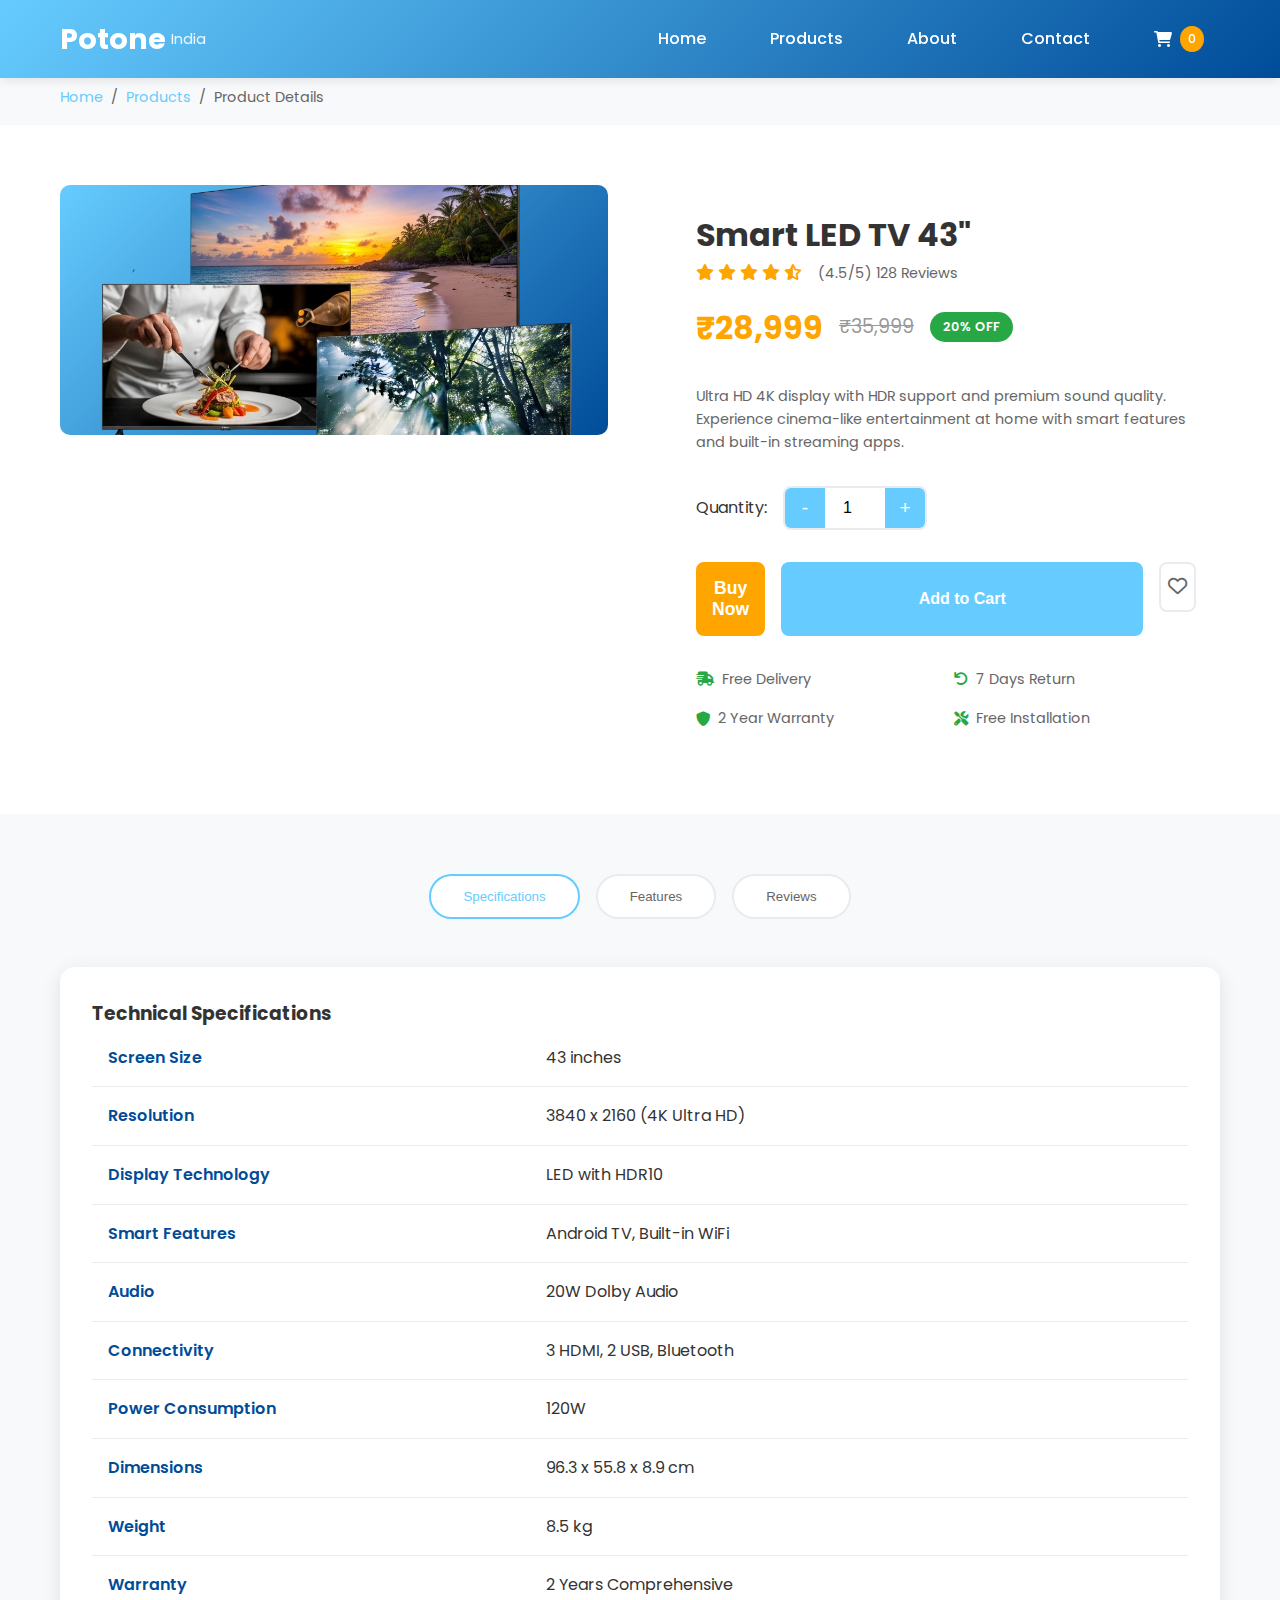
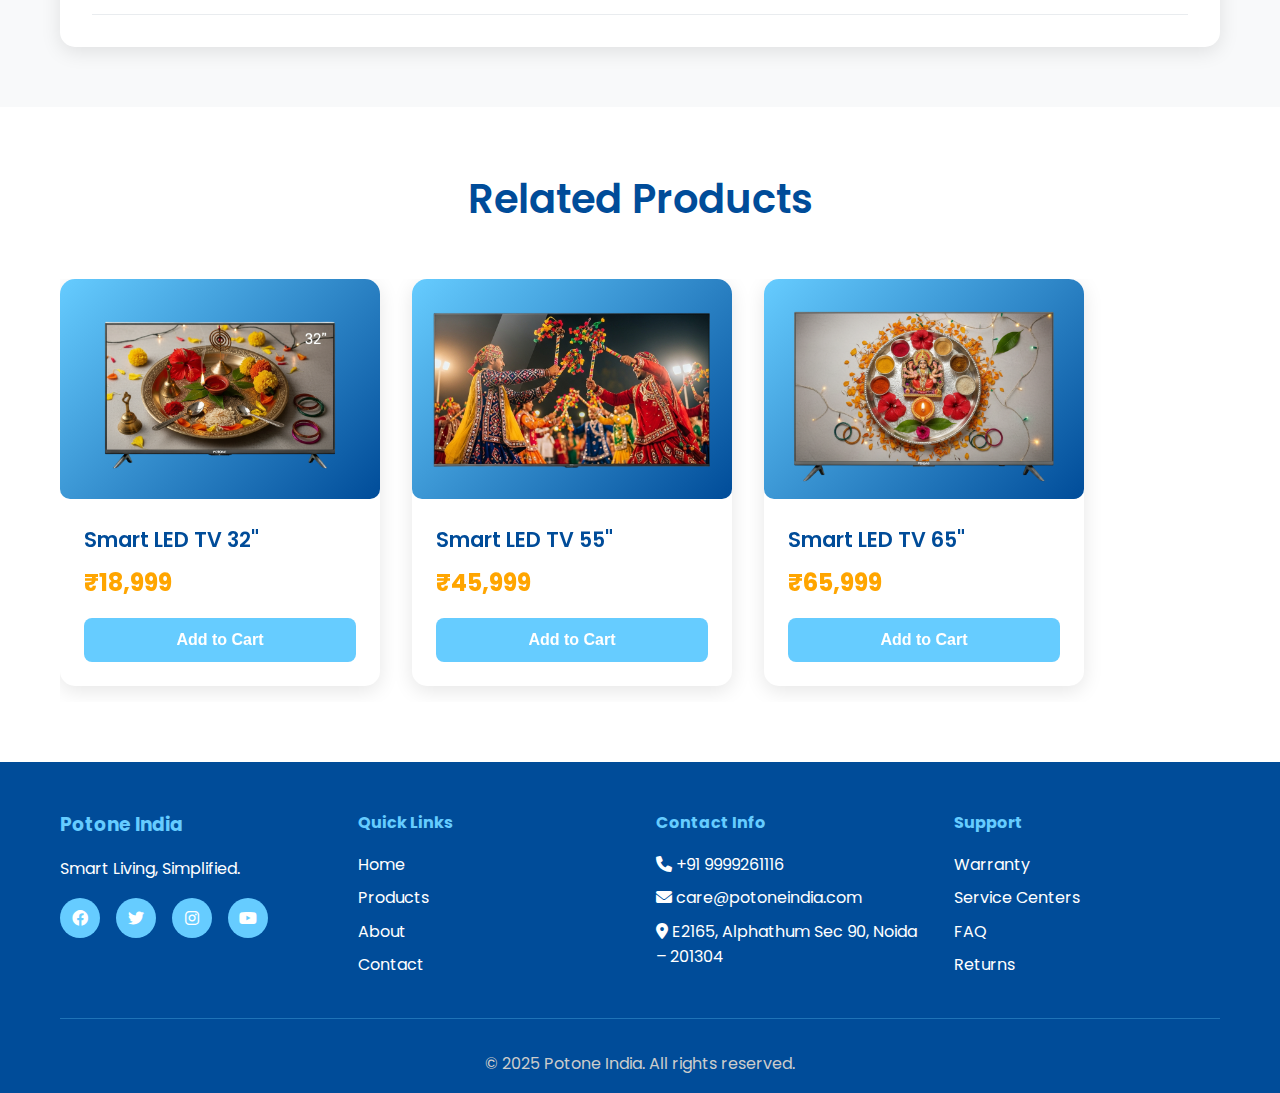
<file: product-detail.html>
<!DOCTYPE html>
<html lang="en">
<head>
    <meta charset="UTF-8">
    <meta name="viewport" content="width=device-width, initial-scale=1.0">
    <title>Product Details - Potone India</title>
    <meta name="description" content="Detailed specifications and features of Potone products">
    <link rel="stylesheet" href="style.css">
    <link href="https://fonts.googleapis.com/css2?family=Poppins:wght@300;400;500;600;700&display=swap" rel="stylesheet">
    <link rel="stylesheet" href="https://cdnjs.cloudflare.com/ajax/libs/font-awesome/6.0.0/css/all.min.css">
</head>
<body>
    <!-- Navigation -->
    <nav class="navbar">
        <div class="nav-container">
            <div class="nav-logo">
                <a href="index.html">
                    <h2>Potone</h2>
                    <span>India</span>
                </a>
            </div>
            <ul class="nav-menu">
                <li><a href="index.html" class="nav-link">Home</a></li>
                <li><a href="products.html" class="nav-link">Products</a></li>
                <li><a href="about.html" class="nav-link">About</a></li>
                <li><a href="contact.html" class="nav-link">Contact</a></li>
                <li><a href="cart.html" class="nav-link cart-link"><i class="fas fa-shopping-cart"></i> <span class="cart-count">0</span></a></li>
            </ul>
            <div class="hamburger">
                <span class="bar"></span>
                <span class="bar"></span>
                <span class="bar"></span>
            </div>
        </div>
    </nav>

    <!-- Breadcrumb -->
    <section class="breadcrumb">
        <div class="container">
            <nav class="breadcrumb-nav">
                <a href="index.html">Home</a>
                <span>/</span>
                <a href="products.html">Products</a>
                <span>/</span>
                <span id="current-product">Product Details</span>
            </nav>
        </div>
    </section>

    <!-- Product Detail Section -->
    <section class="product-detail">
        <div class="container">
            <div class="product-detail-grid">
                <div class="product-images">
                    <div class="main-image">
                        <!-- ADD IMAGE PATH HERE (Main Product Image) -->
                        <div class="product-image">
                            <img src="images/tv.jpg" alt="Potone Smart LED TV">
                                                    </div>
                    </div>
                    <div class="thumbnail-images">
                        <!-- ADD IMAGE PATH HERE (Thumbnail 1) -->
                        <div class="product-image">
                            <img src="images/m15.jpg" alt="Potone Smart LED TV">
                                                    </div>
                        <!-- ADD IMAGE PATH HERE (Thumbnail 2) -->
                        <div class="product-image">
                            <img src="images/kettle.jpg" alt="Potone Electric Kettle K10">
                                                    </div>
                        <!-- ADD IMAGE PATH HERE (Thumbnail 3) -->
                        <div class="product-image">
                            <img src="images/airfryer.jpg" alt="Potone Air Fryer AF1500">
                                                    </div>
                    </div>
                </div>
                
                <div class="product-info">
                    <h1 id="product-title">Smart LED TV 43"</h1>
                    <div class="product-rating">
                        <div class="stars">
                            <i class="fas fa-star"></i>
                            <i class="fas fa-star"></i>
                            <i class="fas fa-star"></i>
                            <i class="fas fa-star"></i>
                            <i class="fas fa-star-half-alt"></i>
                        </div>
                        <span class="rating-text">(4.5/5) 128 Reviews</span>
                    </div>
                    <div class="price-section">
                        <div class="current-price" id="product-price">₹28,999</div>
                        <div class="original-price">₹35,999</div>
                        <div class="discount">20% OFF</div>
                    </div>
                    <div class="product-description">
                        <p id="product-desc">Ultra HD 4K display with HDR support and premium sound quality. Experience cinema-like entertainment at home with smart features and built-in streaming apps.</p>
                    </div>
                    
                    <div class="product-options">
                        <div class="quantity-selector">
                            <label>Quantity:</label>
                            <div class="quantity-controls">
                                <button class="qty-btn minus">-</button>
                                <input type="number" id="quantity" value="1" min="1" max="10">
                                <button class="qty-btn plus">+</button>
                            </div>
                        </div>
                    </div>
                    
                    <div class="action-buttons">
                        <button class="buy-now-btn" id="buy-now">Buy Now</button>
                        <button class="add-to-cart-btn" id="add-to-cart">Add to Cart</button>
                        <button class="wishlist-btn"><i class="far fa-heart"></i></button>
                    </div>
                    
                    <div class="product-features">
                        <div class="feature">
                            <i class="fas fa-shipping-fast"></i>
                            <span>Free Delivery</span>
                        </div>
                        <div class="feature">
                            <i class="fas fa-undo"></i>
                            <span>7 Days Return</span>
                        </div>
                        <div class="feature">
                            <i class="fas fa-shield-alt"></i>
                            <span>2 Year Warranty</span>
                        </div>
                        <div class="feature">
                            <i class="fas fa-tools"></i>
                            <span>Free Installation</span>
                        </div>
                    </div>
                </div>
            </div>
        </div>
    </section>

    <!-- Product Specifications -->
    <section class="product-specifications">
        <div class="container">
            <div class="spec-tabs">
                <button class="spec-tab active" data-tab="specifications">Specifications</button>
                <button class="spec-tab" data-tab="features">Features</button>
                <button class="spec-tab" data-tab="reviews">Reviews</button>
            </div>
            
            <div class="spec-content">
                <div class="spec-panel active" id="specifications">
                    <h3>Technical Specifications</h3>
                    <table class="spec-table" id="spec-table">
                        <tr>
                            <td>Screen Size</td>
                            <td>43 inches</td>
                        </tr>
                        <tr>
                            <td>Resolution</td>
                            <td>3840 x 2160 (4K Ultra HD)</td>
                        </tr>
                        <tr>
                            <td>Display Technology</td>
                            <td>LED with HDR10</td>
                        </tr>
                        <tr>
                            <td>Smart Features</td>
                            <td>Android TV, Built-in WiFi</td>
                        </tr>
                        <tr>
                            <td>Audio</td>
                            <td>20W Dolby Audio</td>
                        </tr>
                        <tr>
                            <td>Connectivity</td>
                            <td>3 HDMI, 2 USB, Bluetooth</td>
                        </tr>
                        <tr>
                            <td>Power Consumption</td>
                            <td>120W</td>
                        </tr>
                        <tr>
                            <td>Dimensions</td>
                            <td>96.3 x 55.8 x 8.9 cm</td>
                        </tr>
                        <tr>
                            <td>Weight</td>
                            <td>8.5 kg</td>
                        </tr>
                        <tr>
                            <td>Warranty</td>
                            <td>2 Years Comprehensive</td>
                        </tr>
                    </table>
                </div>
                
                <div class="spec-panel" id="features">
                    <h3>Key Features</h3>
                    <ul class="features-list" id="features-list">
                        <li>4K Ultra HD resolution for crystal clear picture quality</li>
                        <li>HDR10 support for enhanced contrast and colors</li>
                        <li>Android TV with access to 5000+ apps</li>
                        <li>Built-in Chromecast for easy screen mirroring</li>
                        <li>Dolby Audio for immersive sound experience</li>
                        <li>Voice remote with Google Assistant</li>
                        <li>Multiple connectivity options</li>
                        <li>Energy efficient LED technology</li>
                        <li>Sleek bezel-less design</li>
                        <li>Easy wall mounting option</li>
                    </ul>
                </div>
                
                <div class="spec-panel" id="reviews">
                    <h3>Customer Reviews</h3>
                    <div class="reviews-summary">
                        <div class="rating-breakdown">
                            <div class="rating-bar">
                                <span>5 ★</span>
                                <div class="bar"><div class="fill" style="width: 70%"></div></div>
                                <span>70%</span>
                            </div>
                            <div class="rating-bar">
                                <span>4 ★</span>
                                <div class="bar"><div class="fill" style="width: 20%"></div></div>
                                <span>20%</span>
                            </div>
                            <div class="rating-bar">
                                <span>3 ★</span>
                                <div class="bar"><div class="fill" style="width: 7%"></div></div>
                                <span>7%</span>
                            </div>
                            <div class="rating-bar">
                                <span>2 ★</span>
                                <div class="bar"><div class="fill" style="width: 2%"></div></div>
                                <span>2%</span>
                            </div>
                            <div class="rating-bar">
                                <span>1 ★</span>
                                <div class="bar"><div class="fill" style="width: 1%"></div></div>
                                <span>1%</span>
                            </div>
                        </div>
                    </div>
                    
                    <div class="reviews-list">
                        <div class="review">
                            <div class="review-header">
                                <div class="reviewer-name">Rajesh Kumar</div>
                                <div class="review-rating">
                                    <i class="fas fa-star"></i>
                                    <i class="fas fa-star"></i>
                                    <i class="fas fa-star"></i>
                                    <i class="fas fa-star"></i>
                                    <i class="fas fa-star"></i>
                                </div>
                            </div>
                            <p class="review-text">Excellent picture quality and smart features. Very satisfied with the purchase!</p>
                            <div class="review-date">Verified Purchase - 15 days ago</div>
                        </div>
                        
                        <div class="review">
                            <div class="review-header">
                                <div class="reviewer-name">Priya Sharma</div>
                                <div class="review-rating">
                                    <i class="fas fa-star"></i>
                                    <i class="fas fa-star"></i>
                                    <i class="fas fa-star"></i>
                                    <i class="fas fa-star"></i>
                                    <i class="far fa-star"></i>
                                </div>
                            </div>
                            <p class="review-text">Good value for money. Installation was smooth and customer service is helpful.</p>
                            <div class="review-date">Verified Purchase - 1 month ago</div>
                        </div>
                    </div>
                </div>
            </div>
        </div>
    </section>

    <!-- Related Products -->
    <section class="related-products">
        <div class="container">
            <h2 class="section-title">Related Products</h2>
            <div class="products-carousel">
                <div class="product-card">
                    <!-- ADD IMAGE PATH HERE (Related Product 1) -->
                    <div class="product-image">
                        <img src="images/tv32.jpg" alt="Potone 32 inch Smart LED TV">
                                            </div>
                    <div class="product-info">
                        <h3>Smart LED TV 32"</h3>
                        <div class="price">₹18,999</div>
                        <button class="add-to-cart-btn" data-product="Smart LED TV 32&quot;" data-price="18999">Add to Cart</button>
                    </div>
                </div>
                
                <div class="product-card">
                    <!-- ADD IMAGE PATH HERE (Related Product 2) -->
                    <div class="product-image">
                        <img src="images/tv43.jpg" alt="Potone 43 inch Smart LED TV">
                                            </div>
                    <div class="product-info">
                        <h3>Smart LED TV 55"</h3>
                        <div class="price">₹45,999</div>
                        <button class="add-to-cart-btn" data-product="Smart LED TV 55&quot;" data-price="45999">Add to Cart</button>
                    </div>
                </div>
                
                <div class="product-card">
                    <!-- ADD IMAGE PATH HERE (Related Product 3) -->
                    <div class="product-image">
                        <img src="images/tv55.jpg" alt="Potone 55 inch Smart LED TV">
                                            </div>
                    <div class="product-info">
                        <h3>Smart LED TV 65"</h3>
                        <div class="price">₹65,999</div>
                        <button class="add-to-cart-btn" data-product="Smart LED TV 65&quot;" data-price="65999">Add to Cart</button>
                    </div>
                </div>
            </div>
        </div>
    </section>

    <!-- Footer -->
    <footer class="footer">
        <div class="container">
            <div class="footer-content">
                <div class="footer-section">
                    <h3>Potone India</h3>
                    <p>Smart Living, Simplified.</p>
                    <div class="social-icons">
                        <a href="#"><i class="fab fa-facebook"></i></a>
                        <a href="#"><i class="fab fa-twitter"></i></a>
                        <a href="#"><i class="fab fa-instagram"></i></a>
                        <a href="#"><i class="fab fa-youtube"></i></a>
                    </div>
                </div>
                <div class="footer-section">
                    <h4>Quick Links</h4>
                    <ul>
                        <li><a href="index.html">Home</a></li>
                        <li><a href="products.html">Products</a></li>
                        <li><a href="about.html">About</a></li>
                        <li><a href="contact.html">Contact</a></li>
                    </ul>
                </div>
                <div class="footer-section">
                    <h4>Contact Info</h4>
                    <p><i class="fas fa-phone"></i> +91 9999261116</p>
                    <p><i class="fas fa-envelope"></i> care@potoneindia.com</p>
                    <p><i class="fas fa-map-marker-alt"></i> E2165, Alphathum Sec 90, Noida – 201304</p>
                </div>
                <div class="footer-section">
                    <h4>Support</h4>
                    <ul>
                        <li><a href="#">Warranty</a></li>
                        <li><a href="#">Service Centers</a></li>
                        <li><a href="#">FAQ</a></li>
                        <li><a href="#">Returns</a></li>
                    </ul>
                </div>
            </div>
            <div class="footer-bottom">
                <p>&copy; 2025 Potone India. All rights reserved.</p>
            </div>
        </div>
    </footer>

    <script src="script.js"></script>
</body>
</html>
</file>
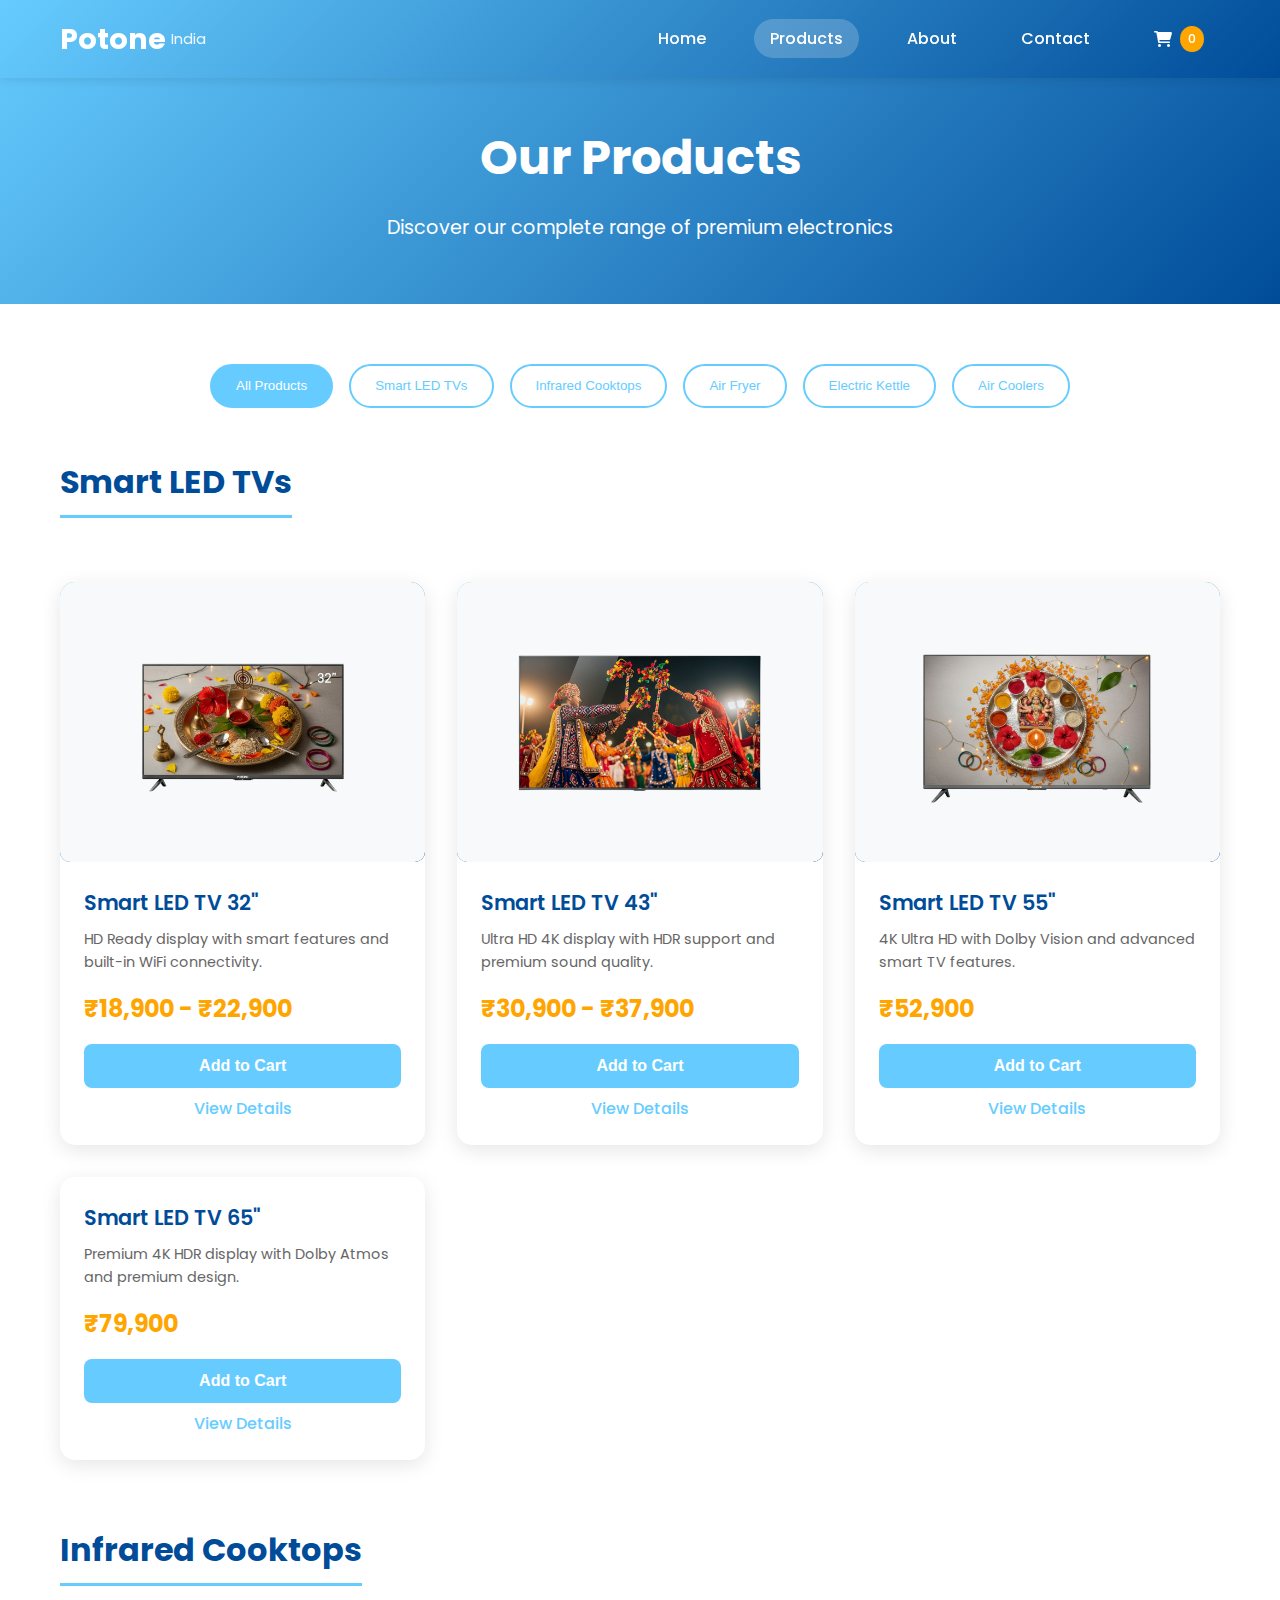
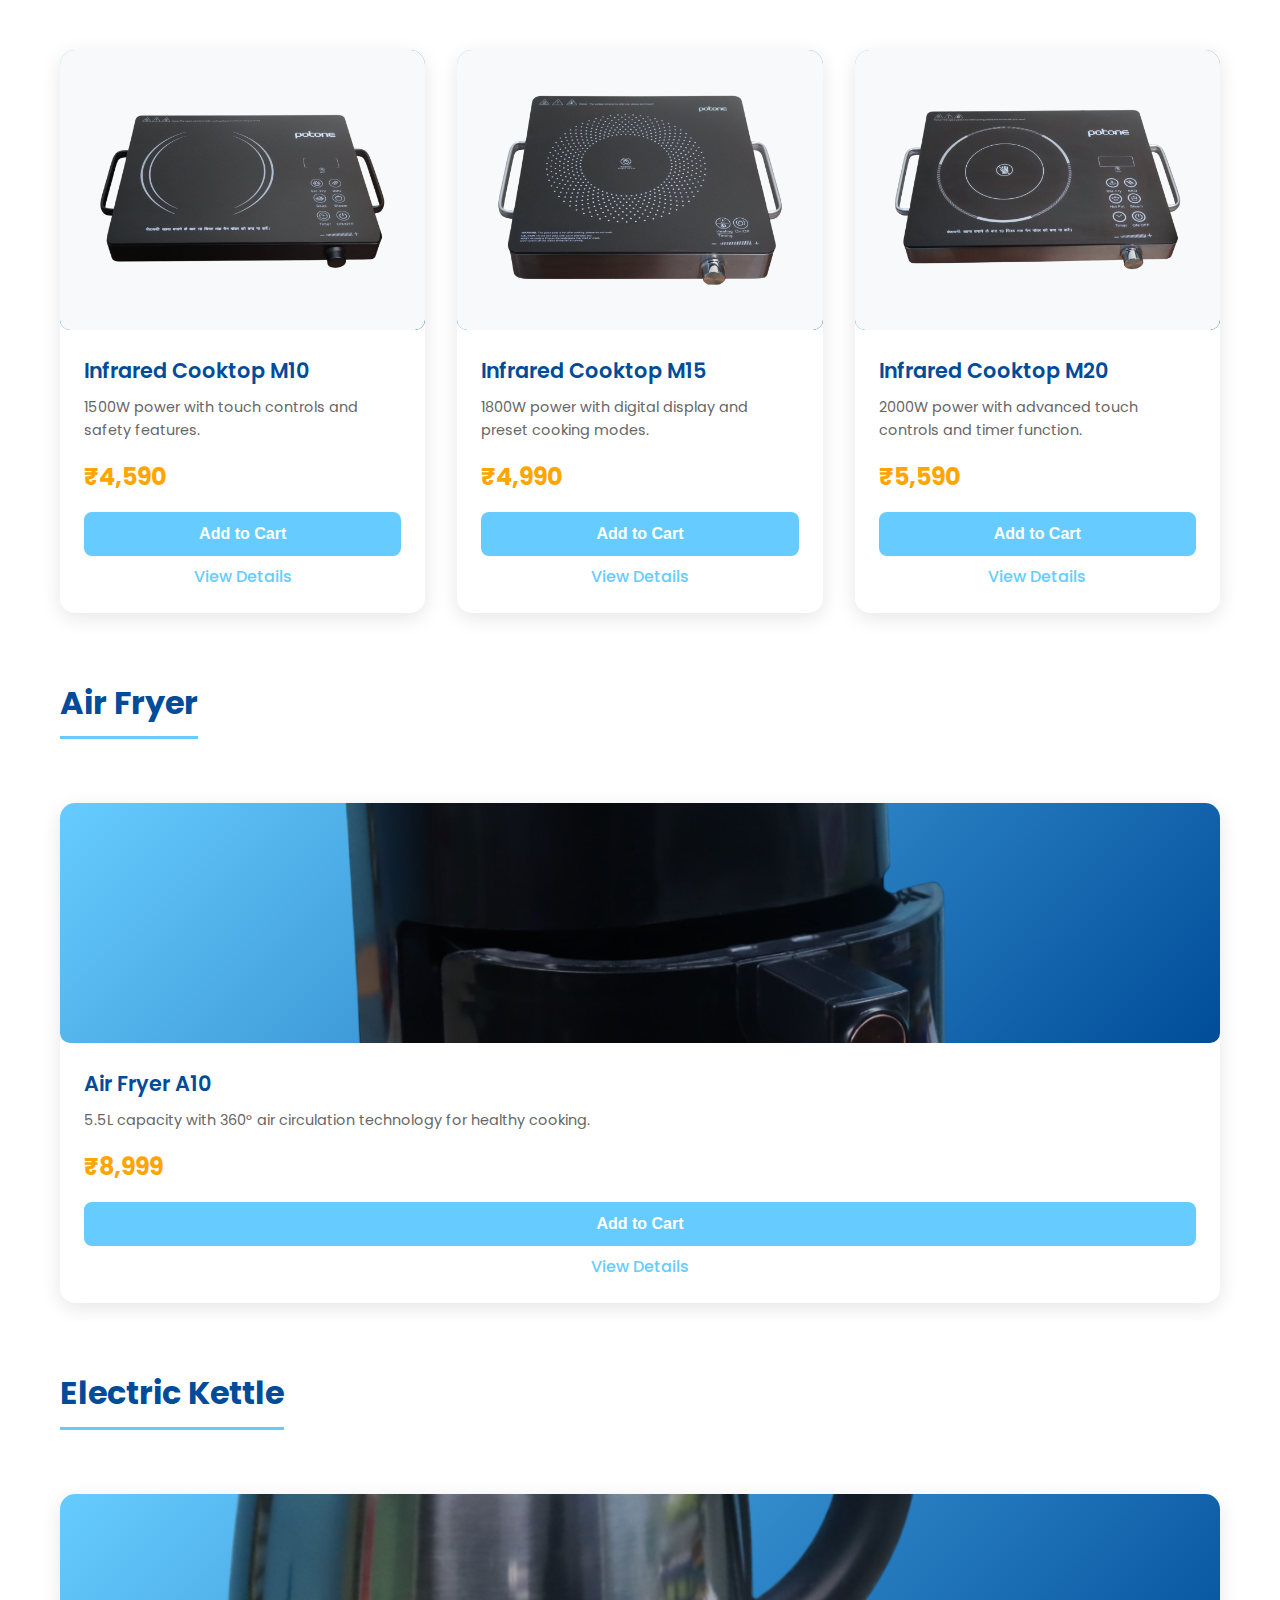
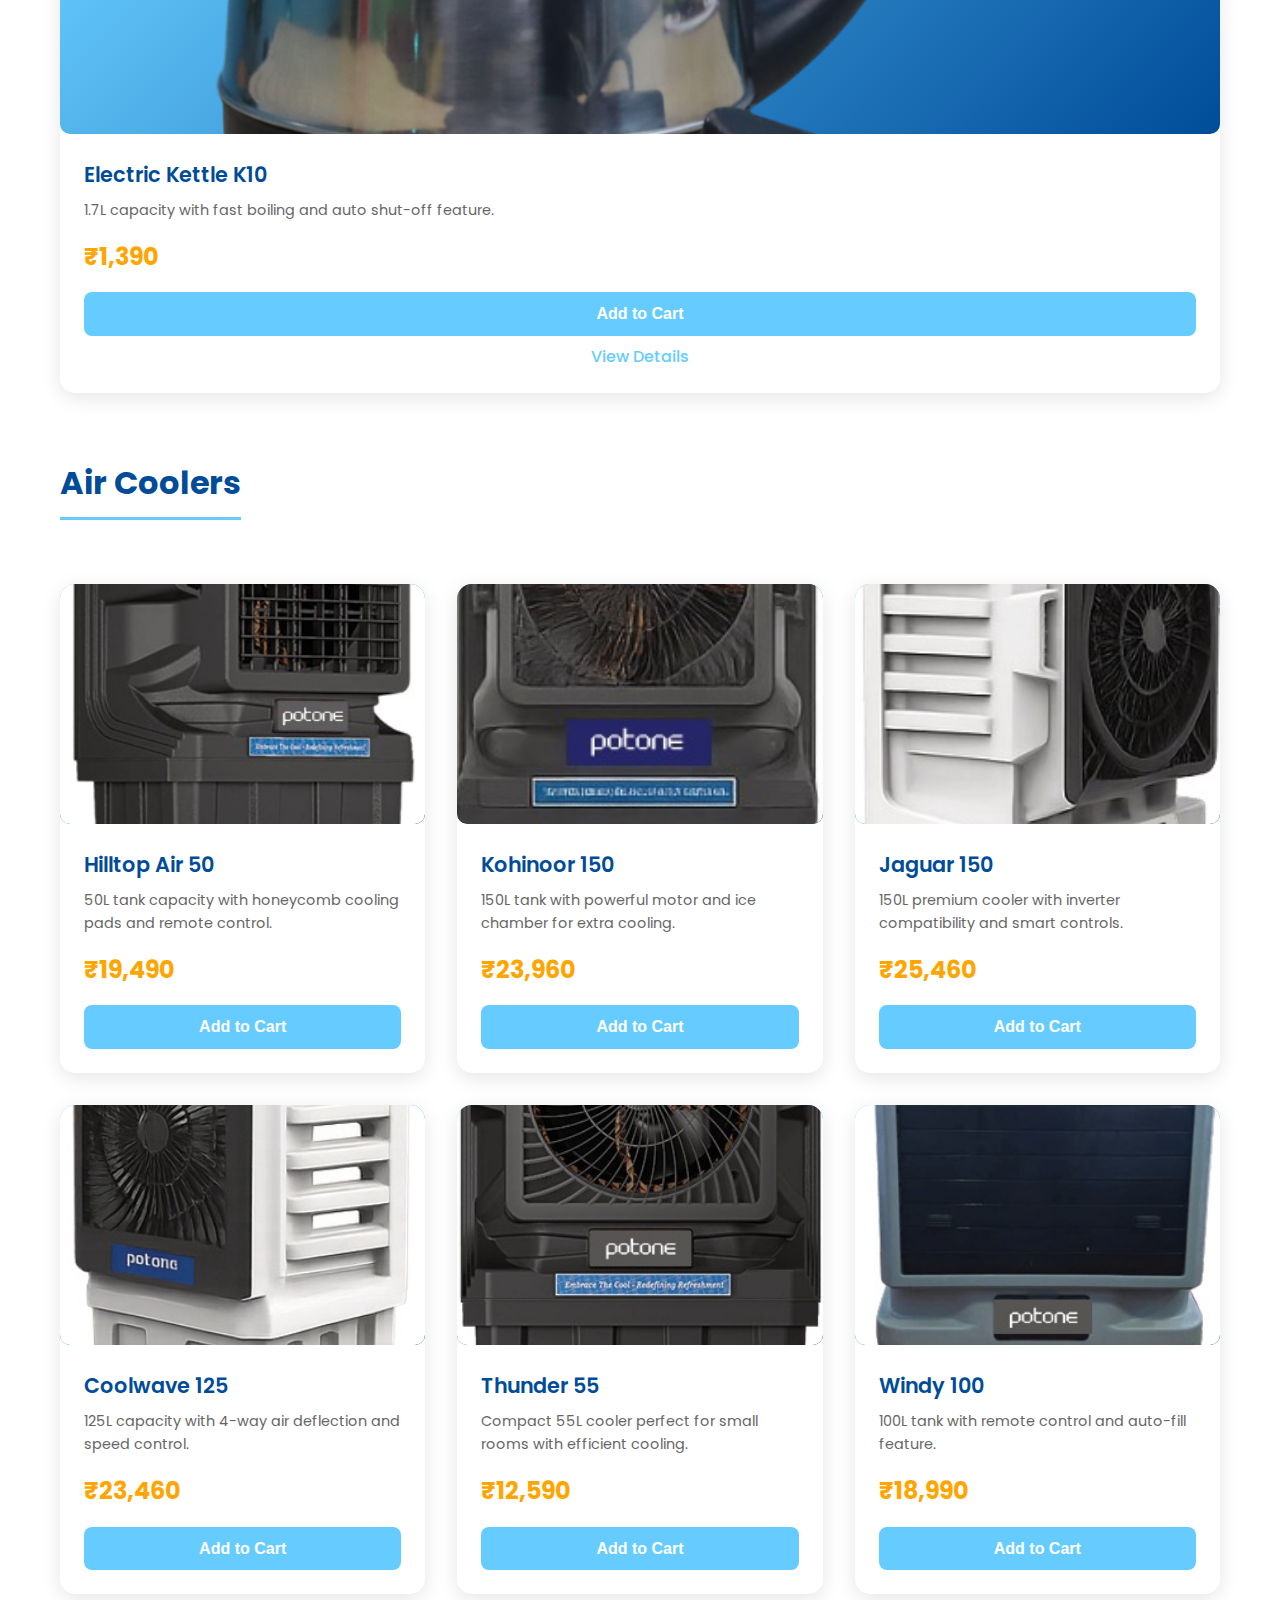
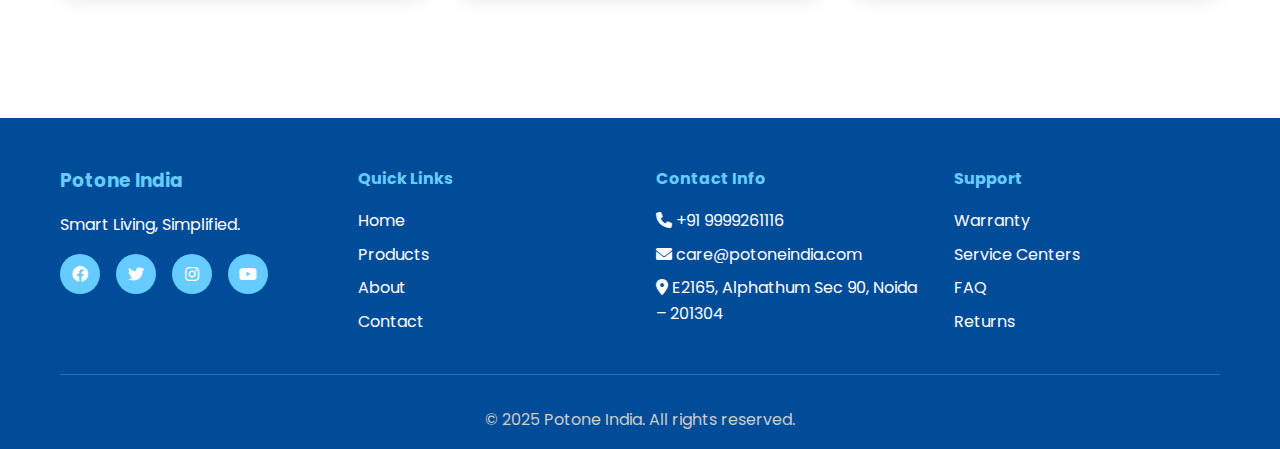
<file: products.html>
<!DOCTYPE html>
<html lang="en">
<head>
    <meta charset="UTF-8">
    <meta name="viewport" content="width=device-width, initial-scale=1.0">
    <title>Products - Potone India</title>
    <meta name="description" content="Explore Potone India's complete range of electronics - Smart LED TVs, Air Fryers, Electric Kettles, Infrared Cooktops, and Air Coolers">
    <link rel="stylesheet" href="style.css">
    <link href="https://fonts.googleapis.com/css2?family=Poppins:wght@300;400;500;600;700&display=swap" rel="stylesheet">
    <link rel="stylesheet" href="https://cdnjs.cloudflare.com/ajax/libs/font-awesome/6.0.0/css/all.min.css">
</head>
<body>
    <!-- Navigation -->
    <nav class="navbar">
        <div class="nav-container">
            <div class="nav-logo">
                <a href="index.html">
                    <h2>Potone</h2>
                    <span>India</span>
                </a>
            </div>
            <ul class="nav-menu">
                <li><a href="index.html" class="nav-link">Home</a></li>
                <li><a href="products.html" class="nav-link active">Products</a></li>
                <li><a href="about.html" class="nav-link">About</a></li>
                <li><a href="contact.html" class="nav-link">Contact</a></li>
                <li><a href="cart.html" class="nav-link cart-link"><i class="fas fa-shopping-cart"></i> <span class="cart-count">0</span></a></li>
            </ul>
            <div class="hamburger">
                <span class="bar"></span>
                <span class="bar"></span>
                <span class="bar"></span>
            </div>
        </div>
    </nav>

    <!-- Products Hero Section -->
    <section class="page-hero">
        <div class="container">
            <h1 class="page-title fade-in">Our Products</h1>
            <p class="page-subtitle fade-in">Discover our complete range of premium electronics</p>
        </div>
    </section>

    <!-- Category Tabs -->
    <section class="products-section">
        <div class="container">
            <div class="category-tabs">
                <button class="tab-btn active" data-category="all">All Products</button>
                <button class="tab-btn" data-category="tvs">Smart LED TVs</button>
                <button class="tab-btn" data-category="cooktops">Infrared Cooktops</button>
                <button class="tab-btn" data-category="airfryer">Air Fryer</button>
                <button class="tab-btn" data-category="kettle">Electric Kettle</button>
                <button class="tab-btn" data-category="coolers">Air Coolers</button>
            </div>

            <!-- All Products -->
            <div class="products-container">
                <!-- Smart LED TVs -->
                <div class="category-section tvs">
                    <h2 class="category-title">Smart LED TVs</h2>
                    <div class="products-grid">
                        <div class="product-card">
                            <!-- ADD IMAGE PATH HERE (Potone 32" Smart TV) -->
                            <div class="product-image">
                                <img src="images/tv32.jpg" alt="Potone 32 inch Smart LED TV">
                                                            </div>
                            <div class="product-info">
                                <h3>Smart LED TV 32"</h3>
                                <p>HD Ready display with smart features and built-in WiFi connectivity.</p>
                                <div class="price">₹18,900 - ₹22,900</div>
                                <button class="add-to-cart-btn" data-product="Smart LED TV 32&quot;" data-price="18900">Add to Cart</button>
                                <a href="product-detail.html?product=tv-32" class="view-details">View Details</a>
                            </div>
                        </div>
                        <div class="product-card">
                            <!-- ADD IMAGE PATH HERE (Potone 43" Smart TV) -->
                            <div class="product-image">
                                <img src="images/tv43.jpg" alt="Potone 43 inch Smart LED TV">
                                                            </div>
                            <div class="product-info">
                                <h3>Smart LED TV 43"</h3>
                                <p>Ultra HD 4K display with HDR support and premium sound quality.</p>
                                <div class="price">₹30,900 - ₹37,900</div>
                                <button class="add-to-cart-btn" data-product="Smart LED TV 43&quot;" data-price="28999">Add to Cart</button>
                                <a href="product-detail.html?product=tv-43" class="view-details">View Details</a>
                            </div>
                        </div>
                        <div class="product-card">
                            <!-- ADD IMAGE PATH HERE (Potone 55" Smart TV) -->
                            <div class="product-image">
                                <img src="images/tv55.jpg" alt="Potone 55 inch Smart LED TV">
                                                            </div>
                            <div class="product-info">
                                <h3>Smart LED TV 55"</h3>
                                <p>4K Ultra HD with Dolby Vision and advanced smart TV features.</p>
                                <div class="price">₹52,900</div>
                                <button class="add-to-cart-btn" data-product="Smart LED TV 55&quot;" data-price="45999">Add to Cart</button>
                                <a href="product-detail.html?product=tv-55" class="view-details">View Details</a>
                            </div>
                        </div>
                        <div class="product-card">
                            <!-- ADD IMAGE PATH HERE (Potone 65" Smart TV) -->
                            <div class="https://goodluckafrica.com/wp-content/uploads/2024/11/Screenshot_2024-11-11_at_10-58-44_BTF-65W.png.webp__WEBP_Image_750___750_pixels____Scaled__97__-removebg-preview.png">
                                                            </div>
                            <div class="product-info">
                                <h3>Smart LED TV 65"</h3>
                                <p>Premium 4K HDR display with Dolby Atmos and premium design.</p>
                                <div class="price">₹79,900</div>
                                <button class="add-to-cart-btn" data-product="Smart LED TV 65&quot;" data-price="65999">Add to Cart</button>
                                <a href="product-detail.html?product=tv-65" class="view-details">View Details</a>
                            </div>
                        </div>
                    </div>
                </div>

                <!-- Infrared Cooktops -->
                <div class="category-section cooktops">
                    <h2 class="category-title">Infrared Cooktops</h2>
                    <div class="products-grid">
                        <div class="product-card">
                            <!-- ADD IMAGE PATH HERE (Potone Cooktop M10) -->
                            <div class="product-image">
                                <img src="images/m10.jpg" alt="Potone Infrared Cooktop M10">
                                                            </div>
                            <div class="product-info">
                                <h3>Infrared Cooktop M10</h3>
                                <p>1500W power with touch controls and safety features.</p>
                                <div class="price">₹4,590</div>
                                <button class="add-to-cart-btn" data-product="Infrared Cooktop M10" data-price="4590">Add to Cart</button>
                                <a href="product-detail.html?product=cooktop-m10" class="view-details">View Details</a>
                            </div>
                        </div>
                        <div class="product-card">
                            <!-- ADD IMAGE PATH HERE (Potone Cooktop M15) -->
                            <div class="product-image">
                                <img src="images/m15.jpg" alt="Potone Infrared Cooktop M15">
                                                            </div>
                            <div class="product-info">
                                <h3>Infrared Cooktop M15</h3>
                                <p>1800W power with digital display and preset cooking modes.</p>
                                <div class="price">₹4,990</div>
                                <button class="add-to-cart-btn" data-product="Infrared Cooktop M15" data-price="4990">Add to Cart</button>
                                <a href="product-detail.html?product=cooktop-m15" class="view-details">View Details</a>
                            </div>
                        </div>
                        <div class="product-card">
                            <!-- ADD IMAGE PATH HERE (Potone Cooktop M20) -->
                            <div class="product-image">
                                <img src="images/m20.jpg" alt="Potone Infrared Cooktop M20">
                                                            </div>
                            <div class="product-info">
                                <h3>Infrared Cooktop M20</h3>
                                <p>2000W power with advanced touch controls and timer function.</p>
                                <div class="price">₹5,590</div>
                                <button class="add-to-cart-btn" data-product="Infrared Cooktop M20" data-price="5590">Add to Cart</button>
                                <a href="product-detail.html?product=cooktop-m20" class="view-details">View Details</a>
                            </div>
                        </div>
                    </div>
                </div>

                <!-- Air Fryer -->
                <div class="category-section airfryer">
                    <h2 class="category-title">Air Fryer</h2>
                    <div class="products-grid">
                        <div class="product-card">
                            <!-- ADD IMAGE PATH HERE (Potone Air Fryer A10) -->
                            <div class="product-image">
                                <img src="images/airfryer.jpg" alt="Potone Air Fryer AF1500">
                                                            </div>
                            <div class="product-info">
                                <h3>Air Fryer A10</h3>
                                <p>5.5L capacity with 360° air circulation technology for healthy cooking.</p>
                                <div class="price">₹8,999</div>
                                <button class="add-to-cart-btn" data-product="Air Fryer A10" data-price="8999">Add to Cart</button>
                                <a href="product-detail.html?product=airfryer-a10" class="view-details">View Details</a>
                            </div>
                        </div>
                    </div>
                </div>

                <!-- Electric Kettle -->
                <div class="category-section kettle">
                    <h2 class="category-title">Electric Kettle</h2>
                    <div class="products-grid">
                        <div class="product-card">
                            <!-- ADD IMAGE PATH HERE (Potone Electric Kettle K10) -->
                            <div class="product-image">
                                <img src="images/kettle.jpg" alt="Potone Electric Kettle K10">
                                                            </div>
                            <div class="product-info">
                                <h3>Electric Kettle K10</h3>
                                <p>1.7L capacity with fast boiling and auto shut-off feature.</p>
                                <div class="price">₹1,390</div>
                                <button class="add-to-cart-btn" data-product="Electric Kettle K10" data-price="1390">Add to Cart</button>
                                <a href="product-detail.html?product=kettle-k10" class="view-details">View Details</a>
                            </div>
                        </div>
                    </div>
                </div>

                <!-- Air Coolers -->
                <div class="category-section coolers">
                    <h2 class="category-title">Air Coolers</h2>
                    <div class="products-grid">
                        <div class="product-card">
                            <!-- ADD IMAGE PATH HERE (Potone Air Cooler Hilltop Air 50) -->
                            <div class="product-image">
                                <img src="images/WhatsApp Image 2025-11-13 at 21.53.45_4f8886ee.jpg" alt="Potone Air Cooler Kohinoor 150">
                                                            </div>
                            <div class="product-info">
                                <h3>Hilltop Air 50</h3>
                                <p>50L tank capacity with honeycomb cooling pads and remote control.</p>
                                <div class="price">₹19,490</div>
                                <button class="add-to-cart-btn" data-product="Hilltop Air 50" data-price="19490">Add to Cart</button>
                            </div>
                        </div>
                        <div class="product-card">
                            <!-- ADD IMAGE PATH HERE (Potone Air Cooler Kohinoor 150) -->
                            <div class="product-image">
                                <img src="images/WhatsApp Image 2025-11-13 at 21.54.46_006157bb.jpg" alt="Potone Air Cooler Windy 125">
                                                            </div>
                            <div class="product-info">
                                <h3>Kohinoor 150</h3>
                                <p>150L tank with powerful motor and ice chamber for extra cooling.</p>
                                <div class="price">₹23,960</div>
                                <button class="add-to-cart-btn" data-product="Kohinoor 150" data-price="23960">Add to Cart</button>
                            </div>
                        </div>
                        <div class="product-card">
                            <!-- ADD IMAGE PATH HERE (Potone Air Cooler Jaguar 150) -->
                            <div class="product-image">
                                <img src="images/WhatsApp Image 2025-11-13 at 21.55.11_69de0dae.jpg" alt="Potone Air Cooler Jaguar 150">
                                                            </div>
                            <div class="product-info">
                                <h3>Jaguar 150</h3>
                                <p>150L premium cooler with inverter compatibility and smart controls.</p>
                                <div class="price">₹25,460</div>
                                <button class="add-to-cart-btn" data-product="Jaguar 150" data-price="25460">Add to Cart</button>
                            </div>
                        </div>
                        <div class="product-card">
                            <!-- ADD IMAGE PATH HERE (Potone Air Cooler Coolwave 125) -->
                            <div class="product-image">
                                <img src="images/WhatsApp Image 2025-11-13 at 21.56.31_e108363c.jpg" alt="Potone Air Cooler Coolwave 125">
                                                            </div>
                            <div class="product-info">
                                <h3>Coolwave 125</h3>
                                <p>125L capacity with 4-way air deflection and speed control.</p>
                                <div class="price">₹23,460</div>
                                <button class="add-to-cart-btn" data-product="Coolwave 125" data-price="23460">Add to Cart</button>
                            </div>
                        </div>
                        <div class="product-card">
                            <!-- ADD IMAGE PATH HERE (Potone Air Cooler Thunder 55) -->
                            <div class="product-image">
                                <img src="images/WhatsApp Image 2025-11-13 at 21.57.12_86905f86.jpg" alt="Potone Air Cooler Thunder 55">
                                                            </div>
                            <div class="product-info">
                                <h3>Thunder 55</h3>
                                <p>Compact 55L cooler perfect for small rooms with efficient cooling.</p>
                                <div class="price">₹12,590</div>
                                <button class="add-to-cart-btn" data-product="Thunder 55" data-price="12590">Add to Cart</button>
                            </div>
                        </div>
                        <div class="product-card">
                            <!-- ADD IMAGE PATH HERE (Potone Air Cooler Windy 100) -->
                            <div class="product-image">
                                <img src="images/WhatsApp Image 2025-11-13 at 21.57.30_93b01a8e.jpg" alt="Potone Air Cooler Windy 100">
                                                            </div>
                            <div class="product-info">
                                <h3>Windy 100</h3>
                                <p>100L tank with remote control and auto-fill feature.</p>
                                <div class="price">₹18,990</div>
                                <button class="add-to-cart-btn" data-product="Windy 100" data-price="18990">Add to Cart</button>
                            </div>
                        </div>
                    </div>
                </div>
            </div>
        </div>
    </section>

    <!-- Footer -->
    <footer class="footer">
        <div class="container">
            <div class="footer-content">
                <div class="footer-section">
                    <h3>Potone India</h3>
                    <p>Smart Living, Simplified.</p>
                    <div class="social-icons">
                        <a href="#"><i class="fab fa-facebook"></i></a>
                        <a href="#"><i class="fab fa-twitter"></i></a>
                        <a href="#"><i class="fab fa-instagram"></i></a>
                        <a href="#"><i class="fab fa-youtube"></i></a>
                    </div>
                </div>
                <div class="footer-section">
                    <h4>Quick Links</h4>
                    <ul>
                        <li><a href="index.html">Home</a></li>
                        <li><a href="products.html">Products</a></li>
                        <li><a href="about.html">About</a></li>
                        <li><a href="contact.html">Contact</a></li>
                    </ul>
                </div>
                <div class="footer-section">
                    <h4>Contact Info</h4>
                    <p><i class="fas fa-phone"></i> +91 9999261116</p>
                    <p><i class="fas fa-envelope"></i> care@potoneindia.com</p>
                    <p><i class="fas fa-map-marker-alt"></i> E2165, Alphathum Sec 90, Noida – 201304</p>
                </div>
                <div class="footer-section">
                    <h4>Support</h4>
                    <ul>
                        <li><a href="#">Warranty</a></li>
                        <li><a href="#">Service Centers</a></li>
                        <li><a href="#">FAQ</a></li>
                        <li><a href="#">Returns</a></li>
                    </ul>
                </div>
            </div>
            <div class="footer-bottom">
                <p>&copy; 2025 Potone India. All rights reserved.</p>
            </div>
        </div>
    </footer>

    <script src="script.js"></script>
</body>
</html>
</file>
<file: style.css>
/* ===== BASE STYLES ===== */
* {
    margin: 0;
    padding: 0;
    box-sizing: border-box;
}

html {
    scroll-behavior: smooth;
}

body {
    font-family: 'Poppins', sans-serif;
    line-height: 1.6;
    color: #333;
    background-color: #ffffff;
}

.container {
    max-width: 1200px;
    margin: 0 auto;
    padding: 0 20px;
}

/* ===== NAVIGATION ===== */
.navbar {
    background: linear-gradient(135deg, #66CCFF 0%, #004C99 100%);
    padding: 1rem 0;
    position: fixed;
    top: 0;
    width: 100%;
    z-index: 1000;
    box-shadow: 0 2px 10px rgba(0, 0, 0, 0.1);
    transition: all 0.3s ease;
}

.nav-container {
    display: flex;
    justify-content: space-between;
    align-items: center;
    max-width: 1200px;
    margin: 0 auto;
    padding: 0 20px;
}

.nav-logo a {
    text-decoration: none;
    color: white;
    display: flex;
    align-items: center;
    gap: 5px;
}

.nav-logo h2 {
    font-size: 1.8rem;
    font-weight: 700;
}

.nav-logo span {
    font-size: 0.9rem;
    opacity: 0.9;
}

.nav-menu {
    display: flex;
    list-style: none;
    gap: 2rem;
    align-items: center;
}

.nav-link {
    color: white;
    text-decoration: none;
    font-weight: 500;
    padding: 0.5rem 1rem;
    border-radius: 25px;
    transition: all 0.3s ease;
    position: relative;
}

.nav-link:hover,
.nav-link.active {
    background: rgba(255, 255, 255, 0.2);
    transform: translateY(-2px);
}

.cart-link {
    display: flex;
    align-items: center;
    gap: 0.5rem;
}

.cart-count {
    background: #FFA500;
    color: white;
    border-radius: 50%;
    padding: 0.2rem 0.5rem;
    font-size: 0.8rem;
    min-width: 20px;
    text-align: center;
}

.hamburger {
    display: none;
    flex-direction: column;
    cursor: pointer;
}

.bar {
    width: 25px;
    height: 3px;
    background: white;
    margin: 3px 0;
    transition: 0.3s;
}

/* ===== HERO SECTION ===== */
.hero {
    background: linear-gradient(135deg, #66CCFF 0%, #004C99 100%);
    padding: 80px 0 60px;
    min-height: 52vh;
    display: flex;
    align-items: center;
}

.hero-wrapper {
    display: grid;
    grid-template-columns: 1fr 1fr;
    gap: 4rem;
    align-items: center;
    width: 100%;
}

.hero-content {
    color: white;
    text-align: left;
}

.hero-title {
    font-size: 2.8rem;
    font-weight: 700;
    margin-bottom: 1.5rem;
    line-height: 1.2;
    text-align: center;
}

.hero-subtitle {
    font-size: 1.1rem;
    margin-bottom: 2.5rem;
    opacity: 0.9;
    line-height: 1.6;
    text-align: center;
}

.hero-actions {
    text-align: center;
}

.cta-button {
    display: inline-block;
    background: #FFA500;
    color: white;
    padding: 1rem 2rem;
    text-decoration: none;
    border-radius: 50px;
    font-weight: 600;
    font-size: 1.1rem;
    transition: all 0.3s ease;
    box-shadow: 0 4px 15px rgba(255, 165, 0, 0.3);
}

.cta-button:hover {
    background: #e6940a;
    transform: translateY(-3px);
    box-shadow: 0 6px 20px rgba(255, 165, 0, 0.4);
}

.hero-image {
    display: flex;
    justify-content: center;
    align-items: center;
}

.hero-image .product-image {
    height: 120px;
    width: 300px;
    background: rgba(255, 255, 255, 0.15);
    border-radius: 15px;
    padding: 1rem;
    text-align: center;
    backdrop-filter: blur(15px);
    border: 2px solid rgba(255, 255, 255, 0.3);
    box-shadow: 0 10px 30px rgba(0, 0, 0, 0.2);
    transition: all 0.3s ease;
}

.hero-image .product-image img {
    width: 100%;
    height: 100%;
    object-fit: contain;
    border-radius: 10px;
}

.hero-image .product-image:hover {
    transform: translateY(-5px);
    box-shadow: 0 15px 40px rgba(0, 0, 0, 0.3);
}

.hero-placeholder {
    background: rgba(255, 255, 255, 0.15);
    border-radius: 25px;
    padding: 1.5rem 3rem;
    text-align: center;
    backdrop-filter: blur(15px);
    border: 2px solid rgba(255, 255, 255, 0.3);
    box-shadow: 0 10px 30px rgba(0, 0, 0, 0.2);
    transition: all 0.3s ease;
    max-width: 100%;
}

.hero-placeholder:hover {
    transform: translateY(-5px);
    box-shadow: 0 15px 40px rgba(0, 0, 0, 0.3);
}

.hero-placeholder i {
    font-size: 5rem;
    color: white;
    margin-bottom: 1.5rem;
    display: block;
}

.hero-placeholder p {
    color: white;
    font-size: 1.4rem;
    font-weight: 600;
    margin: 0;
}

/* ===== PAGE HERO ===== */
.page-hero {
    background: linear-gradient(135deg, #66CCFF 0%, #004C99 100%);
    padding: 120px 0 60px;
    text-align: center;
    color: white;
}

.page-title {
    font-size: 3rem;
    font-weight: 700;
    margin-bottom: 1rem;
}

.page-subtitle {
    font-size: 1.2rem;
    opacity: 0.9;
}

/* ===== SECTIONS ===== */
.section-title {
    text-align: center;
    font-size: 2.5rem;
    font-weight: 600;
    margin-bottom: 3rem;
    color: #004C99;
}

.featured-products,
.best-sellers,
.new-arrivals {
    padding: 80px 0;
}

.new-arrivals {
    background: #f8f9fa;
}

/* ===== PRODUCT CARDS ===== */
.products-grid {
    display: grid;
    grid-template-columns: repeat(auto-fit, minmax(320px, 1fr));
    gap: 2rem;
    margin-top: 2rem;
}

.products-grid .product-image {
    height: 240px;
}

/* Category specific image adjustments */
.category-section.tvs .product-image,
.category-section.cooktops .product-image {
    height: 280px;
}

.category-section.tvs .product-image img,
.category-section.cooktops .product-image img {
    object-fit: contain;
    background: #f8f9fa;
}

/* New arrivals section TV image fix */
.new-arrivals .product-card:has(img[src*="tv"]) .product-image {
    height: 280px;
}

.new-arrivals .product-card:has(img[src*="tv"]) .product-image img {
    object-fit: contain;
    background: #f8f9fa;
}

.product-card {
    background: white;
    border-radius: 15px;
    overflow: hidden;
    box-shadow: 0 5px 20px rgba(0, 0, 0, 0.1);
    transition: all 0.3s ease;
    position: relative;
}

.product-card:hover {
    transform: translateY(-10px);
    box-shadow: 0 15px 40px rgba(102, 204, 255, 0.2);
}

.product-image-placeholder,
.product-image {
    height: 250px;
    background: linear-gradient(135deg, #66CCFF 0%, #004C99 100%);
    display: flex;
    align-items: center;
    justify-content: center;
    color: white;
    font-size: 3rem;
    position: relative;
    overflow: hidden;
    border-radius: 10px;
}

.product-image img {
    width: 100%;
    height: 100%;
    object-fit: cover;
    position: absolute;
    top: 0;
    left: 0;
    border-radius: 10px;
}

.product-image i {
    z-index: 2;
    position: relative;
    font-size: 2rem;
    color: white;
    text-shadow: 0 2px 4px rgba(0,0,0,0.5);
}

.product-image-placeholder::before {
    content: '';
    position: absolute;
    top: 0;
    left: 0;
    right: 0;
    bottom: 0;
    background: rgba(255, 255, 255, 0.1);
    backdrop-filter: blur(5px);
}

.product-image-placeholder i {
    z-index: 1;
    position: relative;
}

.product-info {
    padding: 1.5rem;
}

.product-info h3 {
    font-size: 1.3rem;
    font-weight: 600;
    margin-bottom: 0.5rem;
    color: #004C99;
}

.product-info p {
    color: #666;
    margin-bottom: 1rem;
    font-size: 0.9rem;
}

.price {
    font-size: 1.5rem;
    font-weight: 700;
    color: #FFA500;
    margin-bottom: 1rem;
}

.add-to-cart-btn {
    width: 100%;
    background: #66CCFF;
    color: white;
    border: none;
    padding: 0.8rem;
    border-radius: 8px;
    font-weight: 600;
    cursor: pointer;
    transition: all 0.3s ease;
    font-size: 1rem;
}

.add-to-cart-btn:hover {
    background: #004C99;
    transform: translateY(-2px);
}

.view-details {
    display: block;
    text-align: center;
    color: #66CCFF;
    text-decoration: none;
    margin-top: 0.5rem;
    font-weight: 500;
    transition: color 0.3s ease;
}

.view-details:hover {
    color: #004C99;
}

/* ===== CAROUSEL ===== */
.carousel-container {
    position: relative;
    overflow: hidden;
    border-radius: 15px;
}

.carousel {
    display: flex;
    transition: transform 0.5s ease;
    gap: 2rem;
}

.carousel-item {
    min-width: 280px;
    background: white;
    border-radius: 15px;
    padding: 2rem;
    text-align: center;
    box-shadow: 0 5px 20px rgba(0, 0, 0, 0.1);
}

.carousel-item .product-image-placeholder {
    height: 200px;
    margin-bottom: 1rem;
    border-radius: 10px;
}

.carousel-btn {
    position: absolute;
    top: 50%;
    transform: translateY(-50%);
    background: rgba(255, 255, 255, 0.9);
    border: none;
    width: 50px;
    height: 50px;
    border-radius: 50%;
    cursor: pointer;
    font-size: 1.2rem;
    color: #004C99;
    transition: all 0.3s ease;
    z-index: 2;
}

.carousel-btn:hover {
    background: white;
    box-shadow: 0 5px 15px rgba(0, 0, 0, 0.2);
}

.prev-btn {
    left: 20px;
}

.next-btn {
    right: 20px;
}


/* ===== ANIMATIONS ===== */
.fade-in {
    opacity: 0;
    transform: translateY(30px);
    animation: fadeInUp 0.8s ease forwards;
}

@keyframes fadeInUp {
    to {
        opacity: 1;
        transform: translateY(0);
    }
}

.fade-in:nth-child(1) { animation-delay: 0.1s; }
.fade-in:nth-child(2) { animation-delay: 0.2s; }
.fade-in:nth-child(3) { animation-delay: 0.3s; }
.fade-in:nth-child(4) { animation-delay: 0.4s; }

/* ===== FOOTER ===== */
.footer {
    background: #004C99;
    color: white;
    padding: 3rem 0 1rem;
}

.footer-content {
    display: grid;
    grid-template-columns: repeat(auto-fit, minmax(250px, 1fr));
    gap: 2rem;
    margin-bottom: 2rem;
}

.footer-section h3,
.footer-section h4 {
    margin-bottom: 1rem;
    color: #66CCFF;
}

.footer-section ul {
    list-style: none;
}

.footer-section ul li {
    margin-bottom: 0.5rem;
}

.footer-section ul li a {
    color: white;
    text-decoration: none;
    transition: color 0.3s ease;
}

.footer-section ul li a:hover {
    color: #66CCFF;
}

.footer-section p {
    margin-bottom: 0.5rem;
}

.social-icons {
    display: flex;
    gap: 1rem;
    margin-top: 1rem;
}

.social-icons a {
    display: flex;
    align-items: center;
    justify-content: center;
    width: 40px;
    height: 40px;
    background: #66CCFF;
    color: white;
    border-radius: 50%;
    text-decoration: none;
    transition: all 0.3s ease;
}

.social-icons a:hover {
    background: #FFA500;
    transform: translateY(-3px);
}

.footer-bottom {
    text-align: center;
    padding-top: 2rem;
    border-top: 1px solid rgba(102, 204, 255, 0.3);
    color: #ccc;
}

/* ===== RESPONSIVE DESIGN ===== */
@media (max-width: 768px) {
    .hamburger {
        display: flex;
    }
    
    .nav-menu {
        position: fixed;
        left: -100%;
        top: 70px;
        flex-direction: column;
        background: #004C99;
        width: 100%;
        text-align: center;
        transition: 0.3s;
        padding: 2rem 0;
    }
    
    .nav-menu.active {
        left: 0;
    }
    
    .hero {
        padding: 100px 0 60px;
    }
    
    .hero-wrapper {
        grid-template-columns: 1fr;
        gap: 2rem;
        text-align: center;
    }
    
    .hero-title {
        font-size: 2.5rem;
    }
    
    .hero-subtitle {
        font-size: 1.1rem;
    }
    
    .hero-placeholder {
        padding: 3rem 2rem;
    }
    
    .hero-placeholder i {
        font-size: 4rem;
    }
    
    .page-title {
        font-size: 2rem;
    }
    
    .section-title {
        font-size: 2rem;
    }
    
    .products-grid {
        grid-template-columns: 1fr;
    }
    
    .carousel-item {
        min-width: 250px;
    }
    
}

/* ===== ABOUT PAGE STYLES ===== */
.about-content {
    padding: 80px 0;
}

.about-grid {
    display: grid;
    grid-template-columns: 1fr 1fr;
    gap: 4rem;
    align-items: center;
}

.about-text h2 {
    font-size: 2.5rem;
    color: #004C99;
    margin-bottom: 2rem;
}

.about-text p {
    font-size: 1.1rem;
    line-height: 1.8;
    margin-bottom: 1.5rem;
    color: #555;
}

.about-image-placeholder {
    height: 400px;
    background: linear-gradient(135deg, #66CCFF 0%, #004C99 100%);
    border-radius: 20px;
    display: flex;
    flex-direction: column;
    align-items: center;
    justify-content: center;
    color: white;
    text-align: center;
}

.about-image-placeholder i {
    font-size: 4rem;
    margin-bottom: 1rem;
}

.values-section {
    background: #f8f9fa;
    padding: 80px 0;
}

.values-grid {
    display: grid;
    grid-template-columns: repeat(auto-fit, minmax(250px, 1fr));
    gap: 2rem;
}

.value-card {
    background: white;
    padding: 2rem;
    border-radius: 15px;
    text-align: center;
    box-shadow: 0 5px 20px rgba(0, 0, 0, 0.1);
    transition: all 0.3s ease;
}

.value-card:hover {
    transform: translateY(-10px);
    box-shadow: 0 15px 40px rgba(102, 204, 255, 0.2);
}

.value-icon {
    width: 80px;
    height: 80px;
    background: linear-gradient(135deg, #66CCFF 0%, #004C99 100%);
    border-radius: 50%;
    display: flex;
    align-items: center;
    justify-content: center;
    margin: 0 auto 1.5rem;
    color: white;
    font-size: 2rem;
}

.value-card h3 {
    font-size: 1.5rem;
    color: #004C99;
    margin-bottom: 1rem;
}

.value-card p {
    color: #666;
    line-height: 1.6;
}

.product-categories {
    padding: 80px 0;
}

.categories-grid {
    display: grid;
    grid-template-columns: repeat(auto-fit, minmax(200px, 1fr));
    gap: 2rem;
}

.category-card {
    background: white;
    padding: 2rem;
    border-radius: 15px;
    text-align: center;
    border: 2px solid #e9ecef;
    transition: all 0.3s ease;
}

.category-card:hover {
    border-color: #66CCFF;
    transform: translateY(-5px);
}

.category-icon {
    width: 60px;
    height: 60px;
    background: #66CCFF;
    border-radius: 50%;
    display: flex;
    align-items: center;
    justify-content: center;
    margin: 0 auto 1rem;
    color: white;
    font-size: 1.5rem;
}

.category-card h3 {
    color: #004C99;
    margin-bottom: 0.5rem;
}

.category-card p {
    color: #666;
    font-size: 0.9rem;
}

.contact-info-section {
    background: #f8f9fa;
    padding: 80px 0;
}

.contact-info-grid {
    display: grid;
    grid-template-columns: repeat(auto-fit, minmax(250px, 1fr));
    gap: 2rem;
}

.contact-card {
    background: white;
    padding: 2rem;
    border-radius: 15px;
    text-align: center;
    box-shadow: 0 5px 20px rgba(0, 0, 0, 0.1);
}

.contact-icon {
    width: 60px;
    height: 60px;
    background: #FFA500;
    border-radius: 50%;
    display: flex;
    align-items: center;
    justify-content: center;
    margin: 0 auto 1rem;
    color: white;
    font-size: 1.5rem;
}

.contact-card h3 {
    color: #004C99;
    margin-bottom: 1rem;
}

.contact-card p {
    color: #666;
    margin-bottom: 0.5rem;
}

/* ===== PRODUCTS PAGE STYLES ===== */
.category-tabs {
    display: flex;
    justify-content: center;
    gap: 1rem;
    margin-bottom: 3rem;
    flex-wrap: wrap;
}

.tab-btn {
    background: white;
    border: 2px solid #66CCFF;
    color: #66CCFF;
    padding: 0.8rem 1.5rem;
    border-radius: 25px;
    cursor: pointer;
    font-weight: 500;
    transition: all 0.3s ease;
}

.tab-btn:hover,
.tab-btn.active {
    background: #66CCFF;
    color: white;
}

.products-section {
    padding: 60px 0;
}

.category-section {
    margin-bottom: 4rem;
}

.category-title {
    font-size: 2rem;
    color: #004C99;
    margin-bottom: 2rem;
    padding-bottom: 0.5rem;
    border-bottom: 3px solid #66CCFF;
    display: inline-block;
}

/* ===== PRODUCT DETAIL PAGE STYLES ===== */
.breadcrumb {
    background: #f8f9fa;
    padding: 1rem 0;
    margin-top: 70px;
}

.breadcrumb-nav {
    display: flex;
    align-items: center;
    gap: 0.5rem;
    font-size: 0.9rem;
}

.breadcrumb-nav a {
    color: #66CCFF;
    text-decoration: none;
}

.breadcrumb-nav a:hover {
    color: #004C99;
}

.breadcrumb-nav span {
    color: #666;
}

.product-detail {
    padding: 60px 0;
}

.product-detail-grid {
    display: grid;
    grid-template-columns: 1fr 1fr;
    gap: 4rem;
    align-items: start;
}

.product-images {
    position: sticky;
    top: 100px;
}

.main-image {
    margin-bottom: 1rem;
}

.main-image .product-image-placeholder {
    height: 400px;
    border-radius: 15px;
}

.main-image .product-image-placeholder.large {
    font-size: 5rem;
}

.thumbnail-images {
    display: flex;
    gap: 1rem;
}

.thumbnail {
    width: 80px;
    height: 80px;
    background: linear-gradient(135deg, #66CCFF 0%, #004C99 100%);
    border-radius: 10px;
    display: flex;
    align-items: center;
    justify-content: center;
    color: white;
    cursor: pointer;
    opacity: 0.7;
    transition: all 0.3s ease;
}

.thumbnail.active,
.thumbnail:hover {
    opacity: 1;
    transform: scale(1.1);
}

.product-rating {
    display: flex;
    align-items: center;
    gap: 1rem;
    margin-bottom: 1rem;
}

.stars {
    color: #FFA500;
}

.rating-text {
    color: #666;
    font-size: 0.9rem;
}

.price-section {
    display: flex;
    align-items: center;
    gap: 1rem;
    margin-bottom: 2rem;
}

.current-price {
    font-size: 2rem;
    font-weight: 700;
    color: #FFA500;
}

.original-price {
    font-size: 1.2rem;
    color: #999;
    text-decoration: line-through;
}

.discount {
    background: #28a745;
    color: white;
    padding: 0.3rem 0.8rem;
    border-radius: 15px;
    font-size: 0.8rem;
    font-weight: 600;
}

.product-description {
    margin-bottom: 2rem;
    line-height: 1.6;
    color: #555;
}

.product-options {
    margin-bottom: 2rem;
}

.quantity-selector {
    display: flex;
    align-items: center;
    gap: 1rem;
}

.quantity-controls {
    display: flex;
    align-items: center;
    border: 2px solid #e9ecef;
    border-radius: 8px;
    overflow: hidden;
}

.qty-btn {
    background: #66CCFF;
    color: white;
    border: none;
    width: 40px;
    height: 40px;
    cursor: pointer;
    font-size: 1.2rem;
    transition: background 0.3s ease;
}

.qty-btn:hover {
    background: #004C99;
}

#quantity {
    width: 60px;
    height: 40px;
    text-align: center;
    border: none;
    outline: none;
    font-size: 1rem;
}

.action-buttons {
    display: flex;
    gap: 1rem;
    margin-bottom: 2rem;
}

.buy-now-btn {
    flex: 2;
    background: #FFA500;
    color: white;
    border: none;
    padding: 1rem;
    border-radius: 8px;
    font-size: 1.1rem;
    font-weight: 600;
    cursor: pointer;
    transition: all 0.3s ease;
}

.buy-now-btn:hover {
    background: #e6940a;
    transform: translateY(-2px);
}

.wishlist-btn {
    width: 50px;
    height: 50px;
    background: white;
    border: 2px solid #e9ecef;
    border-radius: 8px;
    cursor: pointer;
    font-size: 1.2rem;
    color: #666;
    transition: all 0.3s ease;
}

.wishlist-btn:hover {
    border-color: #FFA500;
    color: #FFA500;
}

.product-features {
    display: grid;
    grid-template-columns: repeat(2, 1fr);
    gap: 1rem;
}

.feature {
    display: flex;
    align-items: center;
    gap: 0.5rem;
    color: #666;
    font-size: 0.9rem;
}

.feature i {
    color: #28a745;
}

.product-specifications {
    background: #f8f9fa;
    padding: 60px 0;
}

.spec-tabs {
    display: flex;
    justify-content: center;
    gap: 1rem;
    margin-bottom: 3rem;
}

.spec-tab {
    background: white;
    border: 2px solid #e9ecef;
    color: #666;
    padding: 0.8rem 2rem;
    border-radius: 25px;
    cursor: pointer;
    font-weight: 500;
    transition: all 0.3s ease;
}

.spec-tab.active,
.spec-tab:hover {
    border-color: #66CCFF;
    color: #66CCFF;
}

.spec-content {
    background: white;
    border-radius: 15px;
    padding: 2rem;
    box-shadow: 0 5px 20px rgba(0, 0, 0, 0.1);
}

.spec-panel {
    display: none;
}

.spec-panel.active {
    display: block;
}

.spec-table {
    width: 100%;
    border-collapse: collapse;
}

.spec-table td {
    padding: 1rem;
    border-bottom: 1px solid #e9ecef;
}

.spec-table td:first-child {
    font-weight: 600;
    color: #004C99;
    width: 40%;
}

.features-list {
    list-style: none;
}

.features-list li {
    padding: 0.8rem 0;
    border-bottom: 1px solid #e9ecef;
    position: relative;
    padding-left: 2rem;
}

.features-list li:before {
    content: '✓';
    position: absolute;
    left: 0;
    color: #28a745;
    font-weight: bold;
}

.reviews-summary {
    margin-bottom: 2rem;
}

.rating-breakdown {
    max-width: 400px;
}

.rating-bar {
    display: flex;
    align-items: center;
    gap: 1rem;
    margin-bottom: 0.5rem;
}

.rating-bar span:first-child {
    width: 30px;
    font-size: 0.9rem;
}

.bar {
    flex: 1;
    height: 8px;
    background: #e9ecef;
    border-radius: 4px;
    overflow: hidden;
}

.fill {
    height: 100%;
    background: #FFA500;
}

.rating-bar span:last-child {
    width: 40px;
    font-size: 0.9rem;
    text-align: right;
}

.reviews-list {
    margin-top: 2rem;
}

.review {
    border-bottom: 1px solid #e9ecef;
    padding-bottom: 1.5rem;
    margin-bottom: 1.5rem;
}

.review-header {
    display: flex;
    justify-content: space-between;
    align-items: center;
    margin-bottom: 0.5rem;
}

.reviewer-name {
    font-weight: 600;
    color: #004C99;
}

.review-rating {
    color: #FFA500;
}

.review-text {
    margin-bottom: 0.5rem;
    line-height: 1.6;
}

.review-date {
    font-size: 0.8rem;
    color: #999;
}

.related-products {
    padding: 60px 0;
}

.products-carousel {
    display: flex;
    gap: 2rem;
    overflow-x: auto;
    padding-bottom: 1rem;
}

.products-carousel .product-card {
    min-width: 320px;
    flex-shrink: 0;
}

.products-carousel .product-image {
    height: 220px;
}

.carousel-item .product-image {
    height: 220px;
    margin-bottom: 1rem;
    border-radius: 10px;
}

/* ===== CART PAGE STYLES ===== */
.cart-section {
    padding: 60px 0;
    min-height: 60vh;
}

.cart-container {
    display: grid;
    grid-template-columns: 2fr 1fr;
    gap: 3rem;
    align-items: start;
}

.cart-items {
    background: white;
    border-radius: 15px;
    padding: 2rem;
    box-shadow: 0 5px 20px rgba(0, 0, 0, 0.1);
}

.cart-header {
    display: flex;
    justify-content: space-between;
    align-items: center;
    margin-bottom: 2rem;
    padding-bottom: 1rem;
    border-bottom: 2px solid #e9ecef;
}

.cart-header h2 {
    color: #004C99;
}

.clear-cart-btn {
    background: #dc3545;
    color: white;
    border: none;
    padding: 0.5rem 1rem;
    border-radius: 5px;
    cursor: pointer;
    font-size: 0.9rem;
    transition: background 0.3s ease;
}

.clear-cart-btn:hover {
    background: #c82333;
}

.empty-cart {
    text-align: center;
    padding: 3rem;
    color: #666;
}

.empty-cart i {
    font-size: 4rem;
    color: #ccc;
    margin-bottom: 1rem;
}

.empty-cart h3 {
    margin-bottom: 1rem;
    color: #004C99;
}

.continue-shopping-btn {
    display: inline-block;
    background: #66CCFF;
    color: white;
    padding: 1rem 2rem;
    text-decoration: none;
    border-radius: 8px;
    font-weight: 600;
    margin-top: 1rem;
    transition: all 0.3s ease;
}

.continue-shopping-btn:hover {
    background: #004C99;
    transform: translateY(-2px);
}

.cart-item {
    display: grid;
    grid-template-columns: 100px 1fr auto auto auto;
    gap: 1rem;
    align-items: center;
    padding: 1rem 0;
    border-bottom: 1px solid #e9ecef;
}

.cart-item-image {
    width: 100px;
    height: 100px;
    background: linear-gradient(135deg, #66CCFF 0%, #004C99 100%);
    border-radius: 10px;
    display: flex;
    align-items: center;
    justify-content: center;
    color: white;
    font-size: 2rem;
}

.cart-item-details h4 {
    color: #004C99;
    margin-bottom: 0.5rem;
}

.cart-item-details p {
    color: #666;
    font-size: 0.9rem;
}

.cart-item-quantity {
    display: flex;
    align-items: center;
    gap: 0.5rem;
}

.cart-item-quantity button {
    width: 30px;
    height: 30px;
    border: 1px solid #ddd;
    background: white;
    cursor: pointer;
    border-radius: 4px;
}

.cart-item-quantity input {
    width: 50px;
    text-align: center;
    border: 1px solid #ddd;
    border-radius: 4px;
    padding: 0.3rem;
}

.cart-item-price {
    font-weight: 600;
    color: #FFA500;
    font-size: 1.1rem;
}

.remove-item-btn {
    background: #dc3545;
    color: white;
    border: none;
    width: 35px;
    height: 35px;
    border-radius: 50%;
    cursor: pointer;
    font-size: 1rem;
    transition: background 0.3s ease;
}

.remove-item-btn:hover {
    background: #c82333;
}

.cart-summary {
    position: sticky;
    top: 100px;
}

.summary-card {
    background: white;
    border-radius: 15px;
    padding: 2rem;
    box-shadow: 0 5px 20px rgba(0, 0, 0, 0.1);
}

.summary-card h3 {
    color: #004C99;
    margin-bottom: 1.5rem;
    text-align: center;
}

.summary-row {
    display: flex;
    justify-content: space-between;
    margin-bottom: 1rem;
    padding-bottom: 0.5rem;
}

.summary-row.total {
    border-top: 2px solid #e9ecef;
    padding-top: 1rem;
    font-weight: 700;
    font-size: 1.2rem;
    color: #004C99;
}

.promo-code {
    display: flex;
    gap: 0.5rem;
    margin: 1.5rem 0;
}

.promo-code input {
    flex: 1;
    padding: 0.8rem;
    border: 2px solid #e9ecef;
    border-radius: 8px;
    outline: none;
}

.promo-code input:focus {
    border-color: #66CCFF;
}

.apply-promo-btn {
    background: #28a745;
    color: white;
    border: none;
    padding: 0.8rem 1rem;
    border-radius: 8px;
    cursor: pointer;
    font-weight: 500;
    transition: background 0.3s ease;
}

.apply-promo-btn:hover {
    background: #218838;
}

.checkout-btn {
    width: 100%;
    background: #FFA500;
    color: white;
    border: none;
    padding: 1rem;
    border-radius: 8px;
    font-size: 1.1rem;
    font-weight: 600;
    cursor: pointer;
    transition: all 0.3s ease;
    margin-bottom: 1.5rem;
}

.checkout-btn:hover:not(:disabled) {
    background: #e6940a;
    transform: translateY(-2px);
}

.checkout-btn:disabled {
    background: #ccc;
    cursor: not-allowed;
}

.payment-methods h4 {
    color: #004C99;
    margin-bottom: 1rem;
    text-align: center;
}

.payment-icons {
    display: flex;
    justify-content: center;
    gap: 1rem;
    font-size: 1.5rem;
    color: #666;
}

/* ===== CONTACT PAGE STYLES ===== */
.contact-section {
    padding: 60px 0;
}

.contact-grid {
    display: grid;
    grid-template-columns: 1fr 1fr;
    gap: 4rem;
    align-items: start;
}

.contact-form-container {
    background: white;
    padding: 2rem;
    border-radius: 15px;
    box-shadow: 0 5px 20px rgba(0, 0, 0, 0.1);
}

.contact-form-container h2 {
    color: #004C99;
    margin-bottom: 2rem;
}

.contact-form .form-group {
    margin-bottom: 1.5rem;
}

.contact-form label {
    display: block;
    margin-bottom: 0.5rem;
    color: #333;
    font-weight: 500;
}

.contact-form input,
.contact-form select,
.contact-form textarea {
    width: 100%;
    padding: 0.8rem;
    border: 2px solid #e9ecef;
    border-radius: 8px;
    outline: none;
    font-family: inherit;
    transition: border-color 0.3s ease;
}

.contact-form input:focus,
.contact-form select:focus,
.contact-form textarea:focus {
    border-color: #66CCFF;
}

.submit-btn {
    width: 100%;
    background: #66CCFF;
    color: white;
    border: none;
    padding: 1rem;
    border-radius: 8px;
    font-size: 1.1rem;
    font-weight: 600;
    cursor: pointer;
    transition: all 0.3s ease;
}

.submit-btn:hover {
    background: #004C99;
    transform: translateY(-2px);
}

.contact-info h2 {
    color: #004C99;
    margin-bottom: 1rem;
}

.contact-info > p {
    color: #666;
    margin-bottom: 2rem;
    line-height: 1.6;
}

.contact-details {
    margin-bottom: 3rem;
}

.contact-item {
    display: flex;
    align-items: flex-start;
    gap: 1rem;
    margin-bottom: 2rem;
}

.contact-text h3 {
    color: #004C99;
    margin-bottom: 0.5rem;
}

.contact-text p {
    color: #333;
    margin-bottom: 0.3rem;
}

.contact-text span {
    color: #666;
    font-size: 0.9rem;
}

.social-contact h3 {
    color: #004C99;
    margin-bottom: 1rem;
}

.social-contact .social-icons {
    gap: 0.5rem;
}

.social-icon {
    width: 45px;
    height: 45px;
    border-radius: 8px;
    display: flex;
    align-items: center;
    justify-content: center;
    color: white;
    text-decoration: none;
    font-size: 1.2rem;
    transition: all 0.3s ease;
}

.social-icon:hover {
    transform: translateY(-3px);
}

.facebook { background: #3b5998; }
.twitter { background: #1da1f2; }
.instagram { background: #e4405f; }
.youtube { background: #ff0000; }
.linkedin { background: #0077b5; }

.map-section {
    background: #f8f9fa;
    padding: 60px 0;
}

.map-container {
    border-radius: 15px;
    overflow: hidden;
    box-shadow: 0 5px 20px rgba(0, 0, 0, 0.1);
}

.faq-section {
    padding: 60px 0;
}

.faq-container {
    max-width: 800px;
    margin: 0 auto;
}

.faq-item {
    background: white;
    border-radius: 10px;
    margin-bottom: 1rem;
    box-shadow: 0 2px 10px rgba(0, 0, 0, 0.1);
    overflow: hidden;
}

.faq-question {
    display: flex;
    justify-content: space-between;
    align-items: center;
    padding: 1.5rem;
    cursor: pointer;
    background: #f8f9fa;
    transition: background 0.3s ease;
}

.faq-question:hover {
    background: #e9ecef;
}

.faq-question h3 {
    color: #004C99;
    margin: 0;
}

.faq-question i {
    color: #66CCFF;
    transition: transform 0.3s ease;
}

.faq-item.active .faq-question i {
    transform: rotate(180deg);
}

.faq-answer {
    padding: 0 1.5rem;
    max-height: 0;
    overflow: hidden;
    transition: all 0.3s ease;
}

.faq-item.active .faq-answer {
    padding: 1.5rem;
    max-height: 200px;
}

.faq-answer p {
    color: #666;
    line-height: 1.6;
    margin: 0;
}

/* ===== MODAL STYLES ===== */
.modal {
    display: none;
    position: fixed;
    z-index: 2000;
    left: 0;
    top: 0;
    width: 100%;
    height: 100%;
    background: rgba(0, 0, 0, 0.5);
    backdrop-filter: blur(5px);
}

.modal.active {
    display: flex;
    align-items: center;
    justify-content: center;
}

.modal-content {
    background: white;
    border-radius: 15px;
    padding: 2rem;
    max-width: 600px;
    width: 90%;
    max-height: 90vh;
    overflow-y: auto;
    position: relative;
    animation: modalSlideIn 0.3s ease;
}

@keyframes modalSlideIn {
    from {
        opacity: 0;
        transform: translateY(-50px);
    }
    to {
        opacity: 1;
        transform: translateY(0);
    }
}

.modal-header {
    display: flex;
    justify-content: space-between;
    align-items: center;
    margin-bottom: 2rem;
    padding-bottom: 1rem;
    border-bottom: 2px solid #e9ecef;
}

.modal-header h2 {
    color: #004C99;
    margin: 0;
}

.close-modal {
    font-size: 2rem;
    cursor: pointer;
    color: #999;
    transition: color 0.3s ease;
}

.close-modal:hover {
    color: #333;
}

.checkout-form .form-section {
    margin-bottom: 2rem;
}

.checkout-form .form-section h3 {
    color: #004C99;
    margin-bottom: 1rem;
    padding-bottom: 0.5rem;
    border-bottom: 2px solid #66CCFF;
}

.checkout-form .form-row {
    display: grid;
    grid-template-columns: repeat(auto-fit, minmax(200px, 1fr));
    gap: 1rem;
}

.checkout-form .form-group {
    margin-bottom: 1rem;
}

.checkout-form label {
    display: block;
    margin-bottom: 0.5rem;
    color: #333;
    font-weight: 500;
}

.checkout-form input,
.checkout-form textarea {
    width: 100%;
    padding: 0.8rem;
    border: 2px solid #e9ecef;
    border-radius: 8px;
    outline: none;
    font-family: inherit;
    transition: border-color 0.3s ease;
}

.checkout-form input:focus,
.checkout-form textarea:focus {
    border-color: #66CCFF;
}

.payment-options {
    display: grid;
    gap: 1rem;
}

.payment-option {
    display: flex;
    align-items: center;
    gap: 1rem;
    padding: 1rem;
    border: 2px solid #e9ecef;
    border-radius: 10px;
    cursor: pointer;
    transition: all 0.3s ease;
}

.payment-option:hover,
.payment-option:has(input:checked) {
    border-color: #66CCFF;
    background: rgba(102, 204, 255, 0.1);
}

.payment-option input[type="radio"] {
    margin: 0;
    width: auto;
}

.checkmark {
    width: 20px;
    height: 20px;
    border: 2px solid #ddd;
    border-radius: 50%;
    position: relative;
}

.payment-option input:checked + .checkmark {
    border-color: #66CCFF;
    background: #66CCFF;
}

.payment-option input:checked + .checkmark:after {
    content: '';
    position: absolute;
    top: 2px;
    left: 6px;
    width: 4px;
    height: 8px;
    border: solid white;
    border-width: 0 2px 2px 0;
    transform: rotate(45deg);
}

.payment-info strong {
    color: #004C99;
    display: block;
    margin-bottom: 0.3rem;
}

.payment-info p {
    color: #666;
    font-size: 0.9rem;
    margin: 0;
}

.order-summary-checkout {
    background: #f8f9fa;
    padding: 1.5rem;
    border-radius: 10px;
}

.checkout-total {
    display: flex;
    justify-content: space-between;
    align-items: center;
    font-size: 1.2rem;
    font-weight: 700;
    color: #004C99;
}

.form-actions {
    display: flex;
    gap: 1rem;
    justify-content: flex-end;
}

.cancel-btn {
    background: #6c757d;
    color: white;
    border: none;
    padding: 1rem 2rem;
    border-radius: 8px;
    cursor: pointer;
    font-weight: 500;
    transition: background 0.3s ease;
}

.cancel-btn:hover {
    background: #5a6268;
}

.place-order-btn {
    background: #28a745;
    color: white;
    border: none;
    padding: 1rem 2rem;
    border-radius: 8px;
    cursor: pointer;
    font-weight: 600;
    transition: all 0.3s ease;
}

.place-order-btn:hover {
    background: #218838;
    transform: translateY(-2px);
}

.success-content {
    text-align: center;
    padding: 2rem;
}

.success-icon {
    font-size: 4rem;
    color: #28a745;
    margin-bottom: 1rem;
}

.success-content h2 {
    color: #28a745;
    margin-bottom: 1rem;
}

.success-content p {
    color: #666;
    margin-bottom: 1rem;
    line-height: 1.6;
}

.continue-btn {
    background: #66CCFF;
    color: white;
    border: none;
    padding: 1rem 2rem;
    border-radius: 8px;
    cursor: pointer;
    font-weight: 600;
    margin-top: 1rem;
    transition: all 0.3s ease;
}

.continue-btn:hover {
    background: #004C99;
    transform: translateY(-2px);
}

/* ===== ADDITIONAL RESPONSIVE STYLES ===== */
@media (max-width: 1024px) {
    .about-grid,
    .contact-grid,
    .product-detail-grid {
        grid-template-columns: 1fr;
        gap: 2rem;
    }
    
    .cart-container {
        grid-template-columns: 1fr;
    }
    
    .product-images {
        position: static;
    }
}

@media (max-width: 768px) {
    .category-tabs {
        justify-content: flex-start;
        overflow-x: auto;
        padding-bottom: 1rem;
    }
    
    .tab-btn {
        white-space: nowrap;
        flex-shrink: 0;
    }
    
    .cart-item {
        grid-template-columns: 1fr;
        gap: 0.5rem;
        text-align: center;
    }
    
    .checkout-form .form-row {
        grid-template-columns: 1fr;
    }
    
    .action-buttons {
        flex-direction: column;
    }
    
    .form-actions {
        flex-direction: column;
    }
    
    .modal-content {
        width: 95%;
        padding: 1rem;
    }
    
    .spec-tabs {
        flex-wrap: wrap;
        justify-content: flex-start;
    }
    
    .spec-tab {
        padding: 0.6rem 1rem;
        font-size: 0.9rem;
    }
}
</file>
